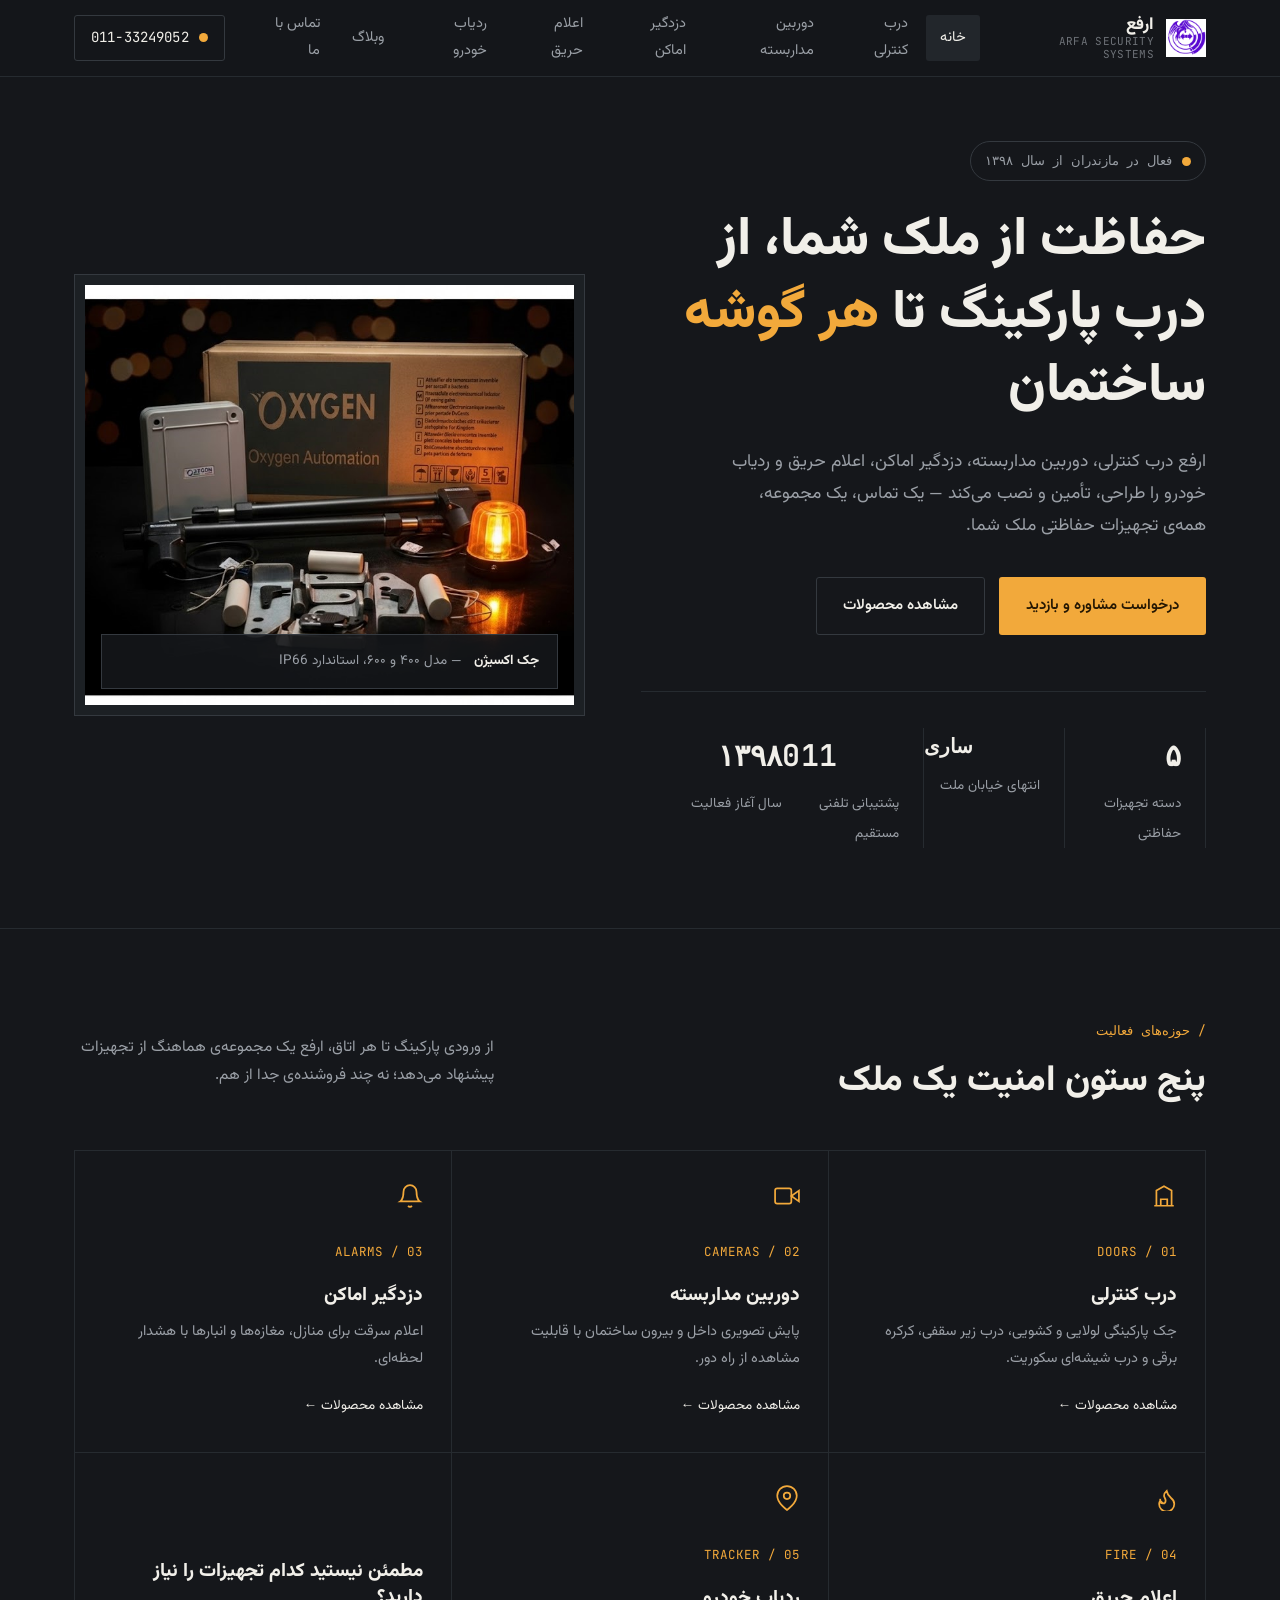
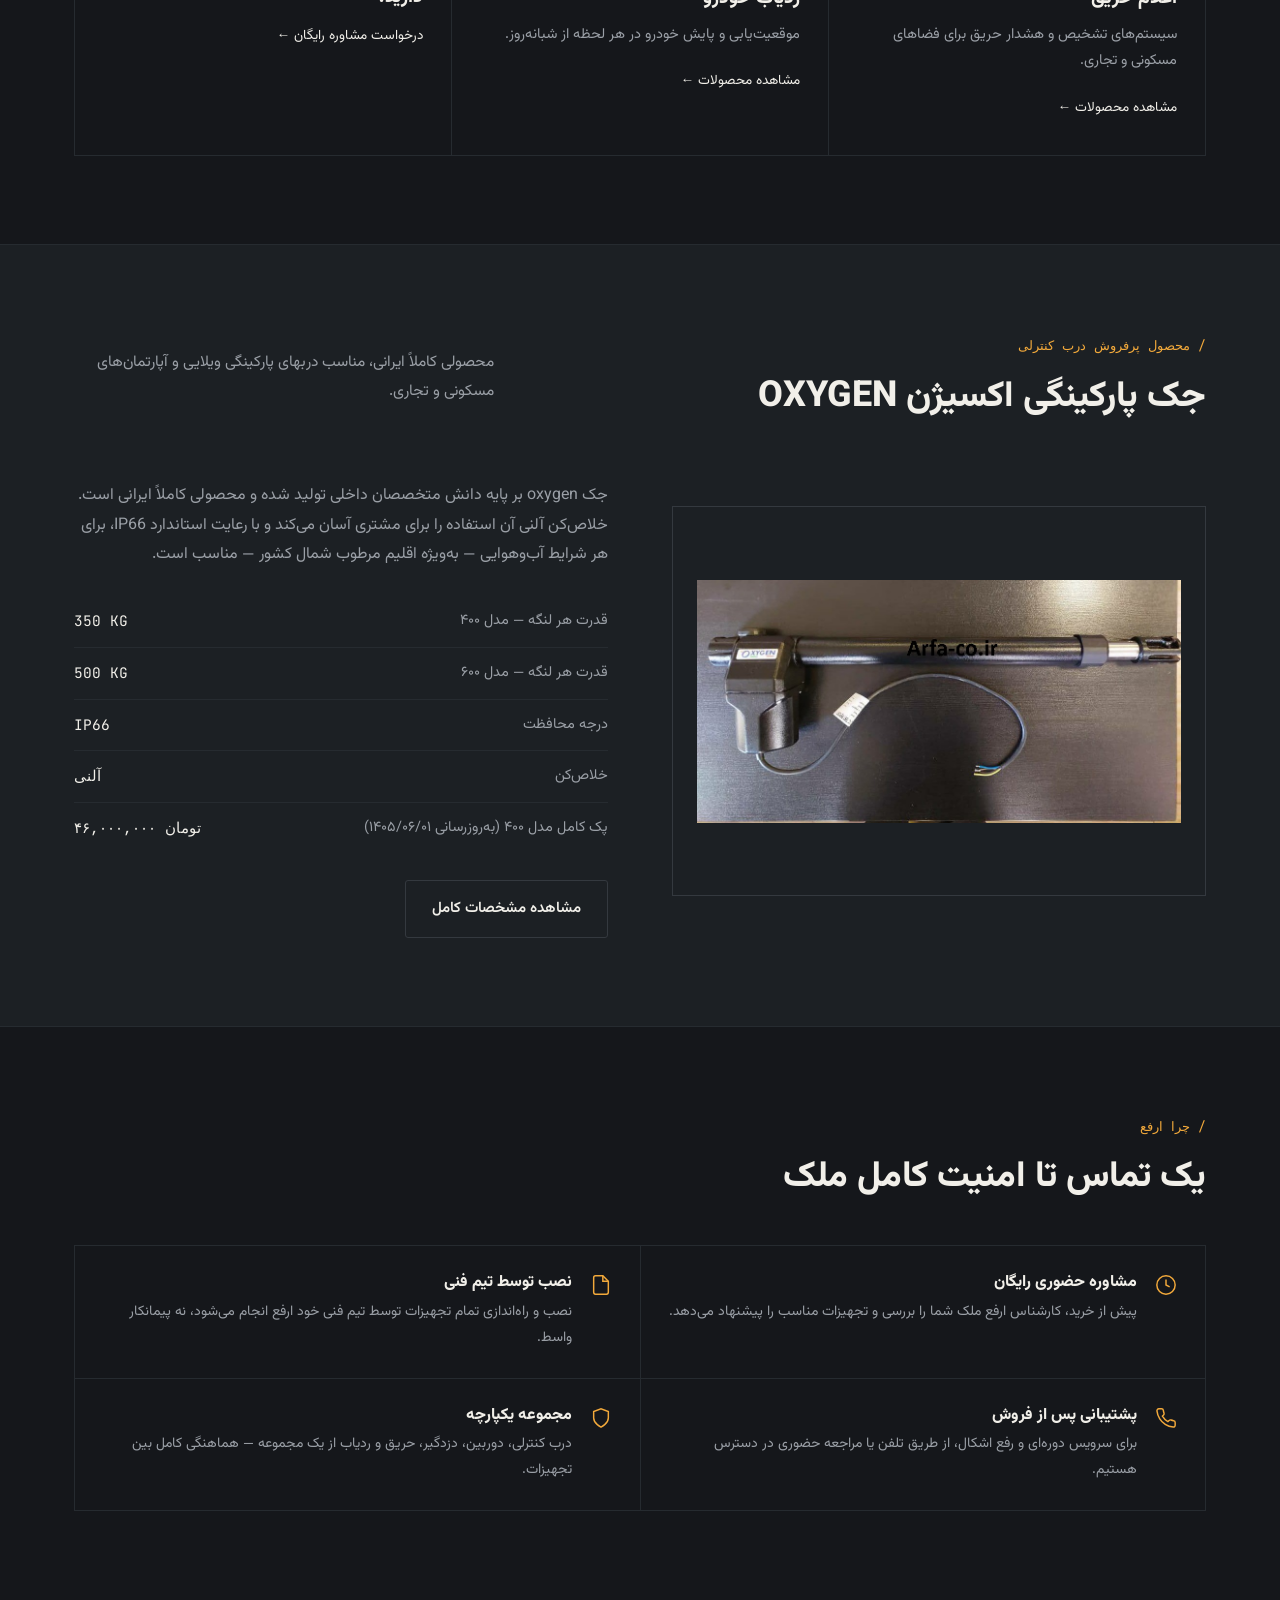
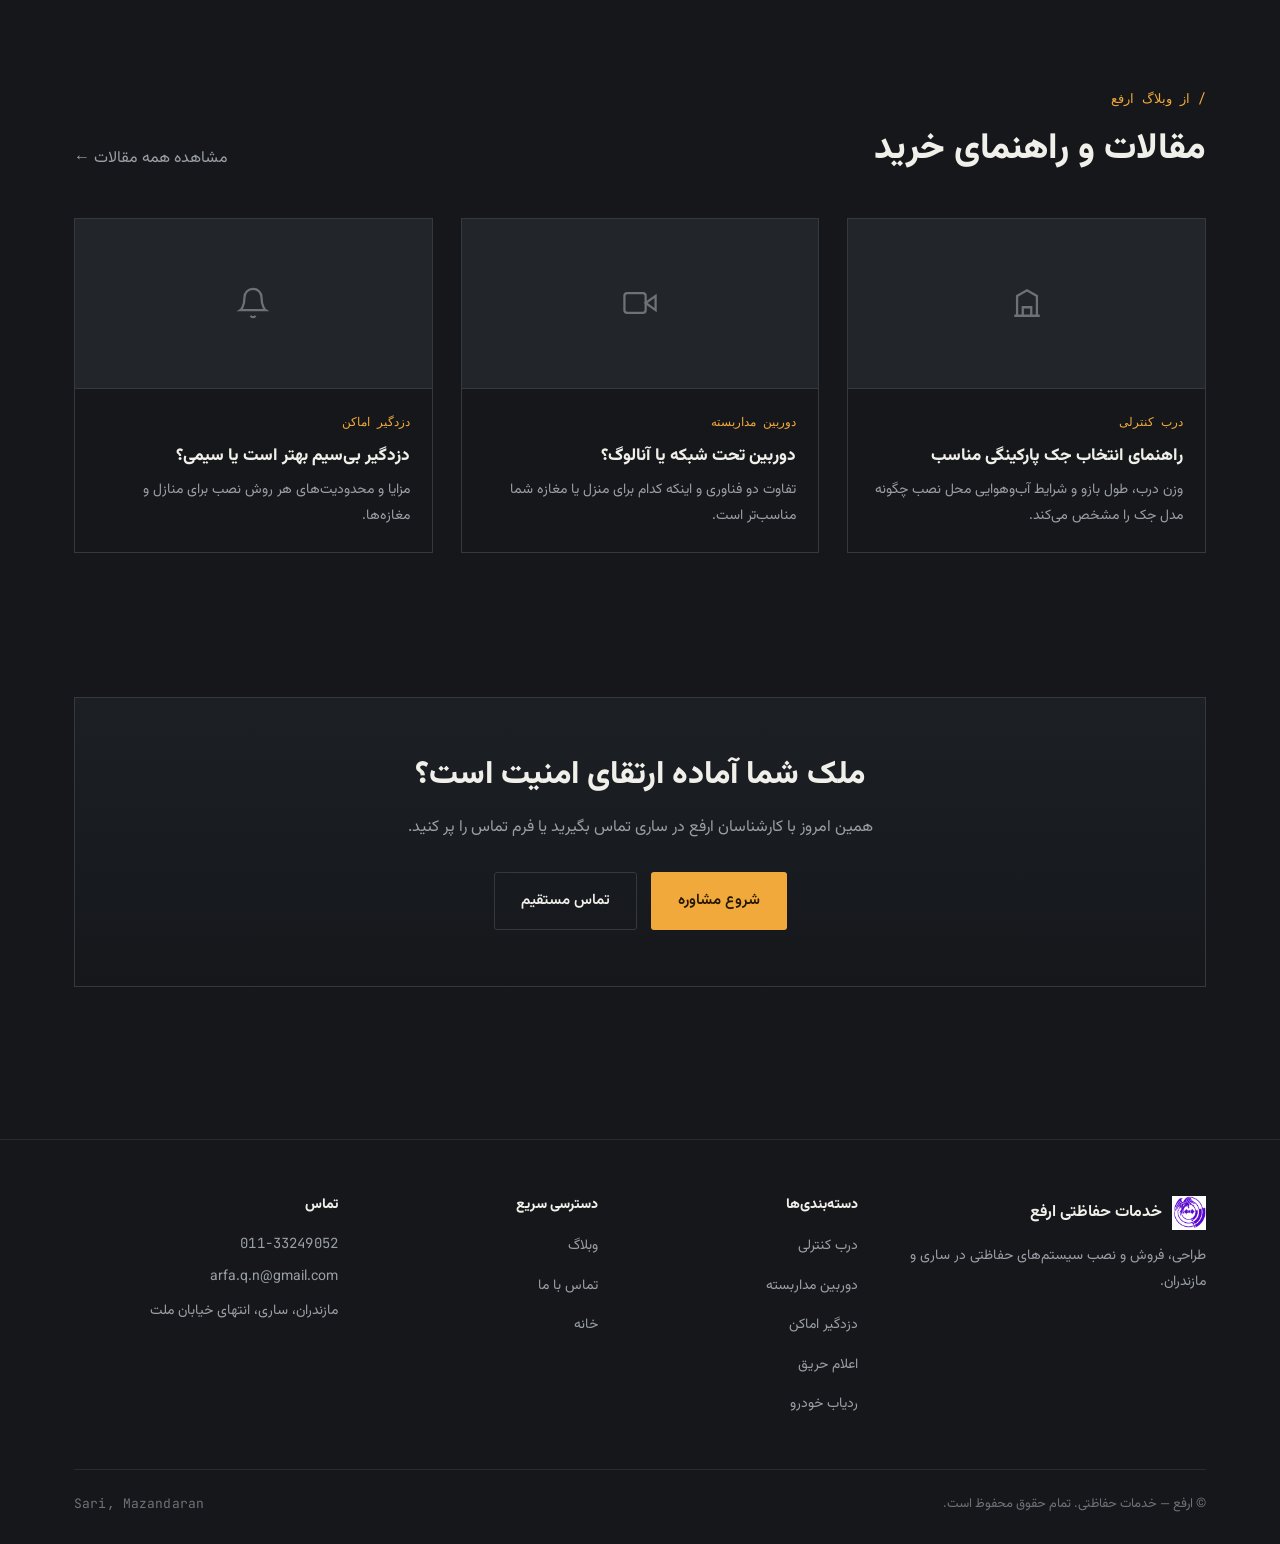
<file: index.html>
<!DOCTYPE html>
<html lang="fa" dir="rtl">
<head>
<meta charset="UTF-8">
<meta name="viewport" content="width=device-width, initial-scale=1.0">
<title>خدمات حفاظتی ارفع | درب کنترلی، دوربین مداربسته و سیستم‌های امنیتی در ساری</title>
<meta name="description" content="خدمات حفاظتی ارفع در ساری، مازندران؛ فروش و نصب جک پارکینگی، کرکره برقی، درب شیشه‌ای برقی، دوربین مداربسته، دزدگیر اماکن، اعلام حریق و ردیاب خودرو.">
<link rel="stylesheet" href="css/style.css">
</head>
<body>

<header class="site-header">
  <div class="wrap header-row">
    <a href="index.html" class="brand-lockup">
      <img src="images/logo.jpg" alt="نشان شرکت ارفع">
      <div class="brand-name"><strong>ارفع</strong><span>ARFA SECURITY SYSTEMS</span></div>
    </a>
    <nav class="main-nav">
      <a href="index.html" class="active">خانه</a>
      <a href="doors.html">درب کنترلی</a>
      <a href="cameras.html">دوربین مداربسته</a>
      <a href="alarms.html">دزدگیر اماکن</a>
      <a href="fire.html">اعلام حریق</a>
      <a href="tracker.html">ردیاب خودرو</a>
      <a href="blog.html">وبلاگ</a>
      <a href="contact.html">تماس با ما</a>
    </nav>
    <a href="tel:01133249052" class="header-cta"><span class="beacon"></span><span class="mono">011-33249052</span></a>
    <button class="nav-toggle" aria-label="باز کردن منو">
      <svg viewBox="0 0 24 24" fill="none" stroke="currentColor" stroke-width="1.8"><line x1="3" y1="6" x2="21" y2="6"/><line x1="3" y1="12" x2="21" y2="12"/><line x1="3" y1="18" x2="21" y2="18"/></svg>
    </button>
  </div>
</header>

<div class="mobile-nav">
  <div class="top">
    <img src="images/logo.jpg" alt="ارفع" style="height:36px;width:36px;">
    <button class="close-btn" aria-label="بستن منو"><svg viewBox="0 0 24 24" fill="none" stroke="currentColor" stroke-width="1.8"><line x1="6" y1="6" x2="18" y2="18"/><line x1="6" y1="18" x2="18" y2="6"/></svg></button>
  </div>
  <a href="index.html">خانه</a>
  <a href="doors.html">درب کنترلی</a>
  <a href="cameras.html">دوربین مداربسته</a>
  <a href="alarms.html">دزدگیر اماکن</a>
  <a href="fire.html">اعلام حریق</a>
  <a href="tracker.html">ردیاب خودرو</a>
  <a href="blog.html">وبلاگ</a>
  <a href="contact.html">تماس با ما</a>
</div>

<main>

  <section class="hero">
    <div class="wrap hero-grid">
      <div>
        <div class="hero-eyebrow"><span class="beacon"></span> فعال در مازندران از سال ۱۳۹۸</div>
        <h1>حفاظت از ملک شما، از درب پارکینگ تا <em>هر گوشه</em> ساختمان</h1>
        <p class="hero-lead">ارفع درب کنترلی، دوربین مداربسته، دزدگیر اماکن، اعلام حریق و ردیاب خودرو را طراحی، تأمین و نصب می‌کند — یک تماس، یک مجموعه، همه‌ی تجهیزات حفاظتی ملک شما.</p>
        <div class="hero-actions">
          <a href="contact.html" class="btn btn-signal">درخواست مشاوره و بازدید</a>
          <a href="doors.html" class="btn btn-outline">مشاهده محصولات</a>
        </div>

        <div class="stat-strip">
          <div class="stat"><b>۵</b><span>دسته تجهیزات حفاظتی</span></div>
          <div class="stat"><b class="mono" style="font-size:20px;">ساری</b><span>انتهای خیابان ملت</span></div>
          <div class="stat"><b class="mono">011</b><span>پشتیبانی تلفنی مستقیم</span></div>
          <div class="stat"><b>۱۳۹۸</b><span>سال آغاز فعالیت</span></div>
        </div>
      </div>

      <div class="hero-visual">
        <div class="frame">
          <img src="images/oxygen-pack.jpg" alt="پک کامل جک پارکینگی اکسیژن ارفع">
          <div class="tag"><strong>جک اکسیژن</strong> — مدل ۴۰۰ و ۶۰۰، استاندارد IP66</div>
        </div>
      </div>
    </div>
  </section>

  <section class="section">
    <div class="wrap">
      <div class="section-head">
        <div>
          <div class="section-index">/ حوزه‌های فعالیت</div>
          <h2>پنج ستون امنیت یک ملک</h2>
        </div>
        <p class="section-desc">از ورودی پارکینگ تا هر اتاق، ارفع یک مجموعه‌ی هماهنگ از تجهیزات پیشنهاد می‌دهد؛ نه چند فروشنده‌ی جدا از هم.</p>
      </div>

      <div class="catalog-grid">
        <a href="doors.html" class="catalog-card">
          <svg viewBox="0 0 24 24" fill="none" stroke="currentColor" stroke-width="1.6"><path d="M3 21h18M5 21V7l7-4 7 4v14M9 21v-6h6v6"/></svg>
          <span class="code">01 / DOORS</span>
          <h3>درب کنترلی</h3>
          <p>جک پارکینگی لولایی و کشویی، درب زیر سقفی، کرکره برقی و درب شیشه‌ای سکوریت.</p>
          <span class="more">مشاهده محصولات ←</span>
        </a>
        <a href="cameras.html" class="catalog-card">
          <svg viewBox="0 0 24 24" fill="none" stroke="currentColor" stroke-width="1.6"><path d="M23 7l-7 5 7 5V7z"/><rect x="1" y="5" width="15" height="14" rx="2"/></svg>
          <span class="code">02 / CAMERAS</span>
          <h3>دوربین مداربسته</h3>
          <p>پایش تصویری داخل و بیرون ساختمان با قابلیت مشاهده از راه دور.</p>
          <span class="more">مشاهده محصولات ←</span>
        </a>
        <a href="alarms.html" class="catalog-card">
          <svg viewBox="0 0 24 24" fill="none" stroke="currentColor" stroke-width="1.6"><path d="M18 8a6 6 0 00-12 0c0 7-3 9-3 9h18s-3-2-3-9"/><path d="M13.73 21a2 2 0 01-3.46 0"/></svg>
          <span class="code">03 / ALARMS</span>
          <h3>دزدگیر اماکن</h3>
          <p>اعلام سرقت برای منازل، مغازه‌ها و انبارها با هشدار لحظه‌ای.</p>
          <span class="more">مشاهده محصولات ←</span>
        </a>
        <a href="fire.html" class="catalog-card">
          <svg viewBox="0 0 24 24" fill="none" stroke="currentColor" stroke-width="1.6"><path d="M8.5 14.5A2.5 2.5 0 0011 17a2.5 2.5 0 002.5-2.5c0-1.38-.5-2-1-3-1.072-2.143-.224-4.054 2-6 .5 2.5 2 4.9 4 6.5 2 1.6 3 3.5 3 5.5a7 7 0 11-14 0c0-1.153.433-2.294 1-3a2.5 2.5 0 002.5 2.5z"/></svg>
          <span class="code">04 / FIRE</span>
          <h3>اعلام حریق</h3>
          <p>سیستم‌های تشخیص و هشدار حریق برای فضاهای مسکونی و تجاری.</p>
          <span class="more">مشاهده محصولات ←</span>
        </a>
        <a href="tracker.html" class="catalog-card">
          <svg viewBox="0 0 24 24" fill="none" stroke="currentColor" stroke-width="1.6"><path d="M21 10c0 7-9 13-9 13s-9-6-9-13a9 9 0 0118 0z"/><circle cx="12" cy="10" r="3"/></svg>
          <span class="code">05 / TRACKER</span>
          <h3>ردیاب خودرو</h3>
          <p>موقعیت‌یابی و پایش خودرو در هر لحظه از شبانه‌روز.</p>
          <span class="more">مشاهده محصولات ←</span>
        </a>
        <a href="contact.html" class="catalog-card" style="display:flex;flex-direction:column;justify-content:center;">
          <h3 style="margin-bottom:14px;">مطمئن نیستید کدام تجهیزات را نیاز دارید؟</h3>
          <span class="more">درخواست مشاوره رایگان ←</span>
        </a>
      </div>
    </div>
  </section>

  <section class="section" style="background:var(--surface);border-top:1px solid var(--line-soft);border-bottom:1px solid var(--line-soft);">
    <div class="wrap">
      <div class="section-head">
        <div>
          <div class="section-index">/ محصول پرفروش درب کنترلی</div>
          <h2>جک پارکینگی اکسیژن OXYGEN</h2>
        </div>
        <p class="section-desc">محصولی کاملاً ایرانی، مناسب دربهای پارکینگی ویلایی و آپارتمان‌های مسکونی و تجاری.</p>
      </div>

      <div class="feature-product">
        <div class="media">
          <img src="images/oxygen-closeup.jpg" alt="نمای نزدیک جک پارکینگی اکسیژن ارفع">
        </div>
        <div>
          <p class="desc" style="color:var(--text-muted);margin-bottom:20px;">جک oxygen بر پایه دانش متخصصان داخلی تولید شده و محصولی کاملاً ایرانی است. خلاص‌کن آلنی آن استفاده را برای مشتری آسان می‌کند و با رعایت استاندارد IP66، برای هر شرایط آب‌وهوایی — به‌ویژه اقلیم مرطوب شمال کشور — مناسب است.</p>
          <table class="spec-table">
            <tr><td>قدرت هر لنگه — مدل ۴۰۰</td><td>350 KG</td></tr>
            <tr><td>قدرت هر لنگه — مدل ۶۰۰</td><td>500 KG</td></tr>
            <tr><td>درجه محافظت</td><td>IP66</td></tr>
            <tr><td>خلاص‌کن</td><td>آلنی</td></tr>
            <tr><td>پک کامل مدل ۴۰۰ (به‌روزرسانی ۱۴۰۵/۰۶/۰۱)</td><td>۴۶,۰۰۰,۰۰۰ تومان</td></tr>
          </table>
          <a href="doors.html#jack-hinge" class="btn btn-outline">مشاهده مشخصات کامل</a>
        </div>
      </div>
    </div>
  </section>

  <section class="section">
    <div class="wrap">
      <div class="section-head">
        <div>
          <div class="section-index">/ چرا ارفع</div>
          <h2>یک تماس تا امنیت کامل ملک</h2>
        </div>
      </div>

      <div class="reason-list">
        <div class="reason-item">
          <svg viewBox="0 0 24 24" fill="none" stroke="currentColor" stroke-width="1.6"><circle cx="12" cy="12" r="10"/><path d="M12 6v6l4 2"/></svg>
          <div>
            <h4>مشاوره حضوری رایگان</h4>
            <p>پیش از خرید، کارشناس ارفع ملک شما را بررسی و تجهیزات مناسب را پیشنهاد می‌دهد.</p>
          </div>
        </div>
        <div class="reason-item">
          <svg viewBox="0 0 24 24" fill="none" stroke="currentColor" stroke-width="1.6"><path d="M14 2H6a2 2 0 00-2 2v16a2 2 0 002 2h12a2 2 0 002-2V8z"/><path d="M14 2v6h6"/></svg>
          <div>
            <h4>نصب توسط تیم فنی</h4>
            <p>نصب و راه‌اندازی تمام تجهیزات توسط تیم فنی خود ارفع انجام می‌شود، نه پیمانکار واسط.</p>
          </div>
        </div>
        <div class="reason-item">
          <svg viewBox="0 0 24 24" fill="none" stroke="currentColor" stroke-width="1.6"><path d="M22 16.92v3a2 2 0 01-2.18 2 19.79 19.79 0 01-8.63-3.07 19.5 19.5 0 01-6-6 19.79 19.79 0 01-3.07-8.67A2 2 0 014.11 2h3a2 2 0 012 1.72c.127.96.361 1.903.7 2.81a2 2 0 01-.45 2.11L8.09 9.91a16 16 0 006 6l1.27-1.27a2 2 0 012.11-.45c.907.339 1.85.573 2.81.7A2 2 0 0122 16.92z"/></svg>
          <div>
            <h4>پشتیبانی پس از فروش</h4>
            <p>برای سرویس دوره‌ای و رفع اشکال، از طریق تلفن یا مراجعه حضوری در دسترس هستیم.</p>
          </div>
        </div>
        <div class="reason-item">
          <svg viewBox="0 0 24 24" fill="none" stroke="currentColor" stroke-width="1.6"><path d="M12 22s8-4 8-10V5l-8-3-8 3v7c0 6 8 10 8 10z"/></svg>
          <div>
            <h4>مجموعه یکپارچه</h4>
            <p>درب کنترلی، دوربین، دزدگیر، حریق و ردیاب از یک مجموعه — هماهنگی کامل بین تجهیزات.</p>
          </div>
        </div>
      </div>
    </div>
  </section>

  <section class="section">
    <div class="wrap">
      <div class="section-head">
        <div>
          <div class="section-index">/ از وبلاگ ارفع</div>
          <h2>مقالات و راهنمای خرید</h2>
        </div>
        <a href="blog.html" class="more" style="color:var(--text-muted);">مشاهده همه مقالات ←</a>
      </div>

      <div class="post-grid">
        <a href="blog.html" class="post-card">
          <div class="thumb"><svg viewBox="0 0 24 24" fill="none" stroke="currentColor" stroke-width="1.6"><path d="M3 21h18M5 21V7l7-4 7 4v14M9 21v-6h6v6"/></svg></div>
          <div class="body">
            <div class="meta">درب کنترلی</div>
            <h3>راهنمای انتخاب جک پارکینگی مناسب</h3>
            <p>وزن درب، طول بازو و شرایط آب‌وهوایی محل نصب چگونه مدل جک را مشخص می‌کند.</p>
          </div>
        </a>
        <a href="blog.html" class="post-card">
          <div class="thumb"><svg viewBox="0 0 24 24" fill="none" stroke="currentColor" stroke-width="1.6"><path d="M23 7l-7 5 7 5V7z"/><rect x="1" y="5" width="15" height="14" rx="2"/></svg></div>
          <div class="body">
            <div class="meta">دوربین مداربسته</div>
            <h3>دوربین تحت شبکه یا آنالوگ؟</h3>
            <p>تفاوت دو فناوری و اینکه کدام برای منزل یا مغازه شما مناسب‌تر است.</p>
          </div>
        </a>
        <a href="blog.html" class="post-card">
          <div class="thumb"><svg viewBox="0 0 24 24" fill="none" stroke="currentColor" stroke-width="1.6"><path d="M18 8a6 6 0 00-12 0c0 7-3 9-3 9h18s-3-2-3-9"/><path d="M13.73 21a2 2 0 01-3.46 0"/></svg></div>
          <div class="body">
            <div class="meta">دزدگیر اماکن</div>
            <h3>دزدگیر بی‌سیم بهتر است یا سیمی؟</h3>
            <p>مزایا و محدودیت‌های هر روش نصب برای منازل و مغازه‌ها.</p>
          </div>
        </a>
      </div>
    </div>
  </section>

  <section class="section-tight">
    <div class="wrap">
      <div class="cta-band">
        <h2>ملک شما آماده ارتقای امنیت است؟</h2>
        <p>همین امروز با کارشناسان ارفع در ساری تماس بگیرید یا فرم تماس را پر کنید.</p>
        <div class="cta-actions">
          <a href="contact.html" class="btn btn-signal">شروع مشاوره</a>
          <a href="tel:01133249052" class="btn btn-outline">تماس مستقیم</a>
        </div>
      </div>
    </div>
  </section>

</main>

<footer class="site-footer">
  <div class="wrap">
    <div class="footer-grid">
      <div class="footer-col">
        <div class="footer-brand"><img src="images/logo.jpg" alt="ارفع"><strong>خدمات حفاظتی ارفع</strong></div>
        <p>طراحی، فروش و نصب سیستم‌های حفاظتی در ساری و مازندران.</p>
      </div>
      <div class="footer-col">
        <h4>دسته‌بندی‌ها</h4>
        <ul>
          <li><a href="doors.html">درب کنترلی</a></li>
          <li><a href="cameras.html">دوربین مداربسته</a></li>
          <li><a href="alarms.html">دزدگیر اماکن</a></li>
          <li><a href="fire.html">اعلام حریق</a></li>
          <li><a href="tracker.html">ردیاب خودرو</a></li>
        </ul>
      </div>
      <div class="footer-col">
        <h4>دسترسی سریع</h4>
        <ul>
          <li><a href="blog.html">وبلاگ</a></li>
          <li><a href="contact.html">تماس با ما</a></li>
          <li><a href="index.html">خانه</a></li>
        </ul>
      </div>
      <div class="footer-col">
        <h4>تماس</h4>
        <p class="mono" style="direction:ltr;text-align:right;">011-33249052</p>
        <p>arfa.q.n@gmail.com</p>
        <p>مازندران، ساری، انتهای خیابان ملت</p>
      </div>
    </div>
    <div class="footer-bottom">
      <span>© ارفع — خدمات حفاظتی. تمام حقوق محفوظ است.</span>
      <span class="mono">Sari, Mazandaran</span>
    </div>
  </div>
</footer>

<script src="js/main.js"></script>
</body>
</html>
</file>
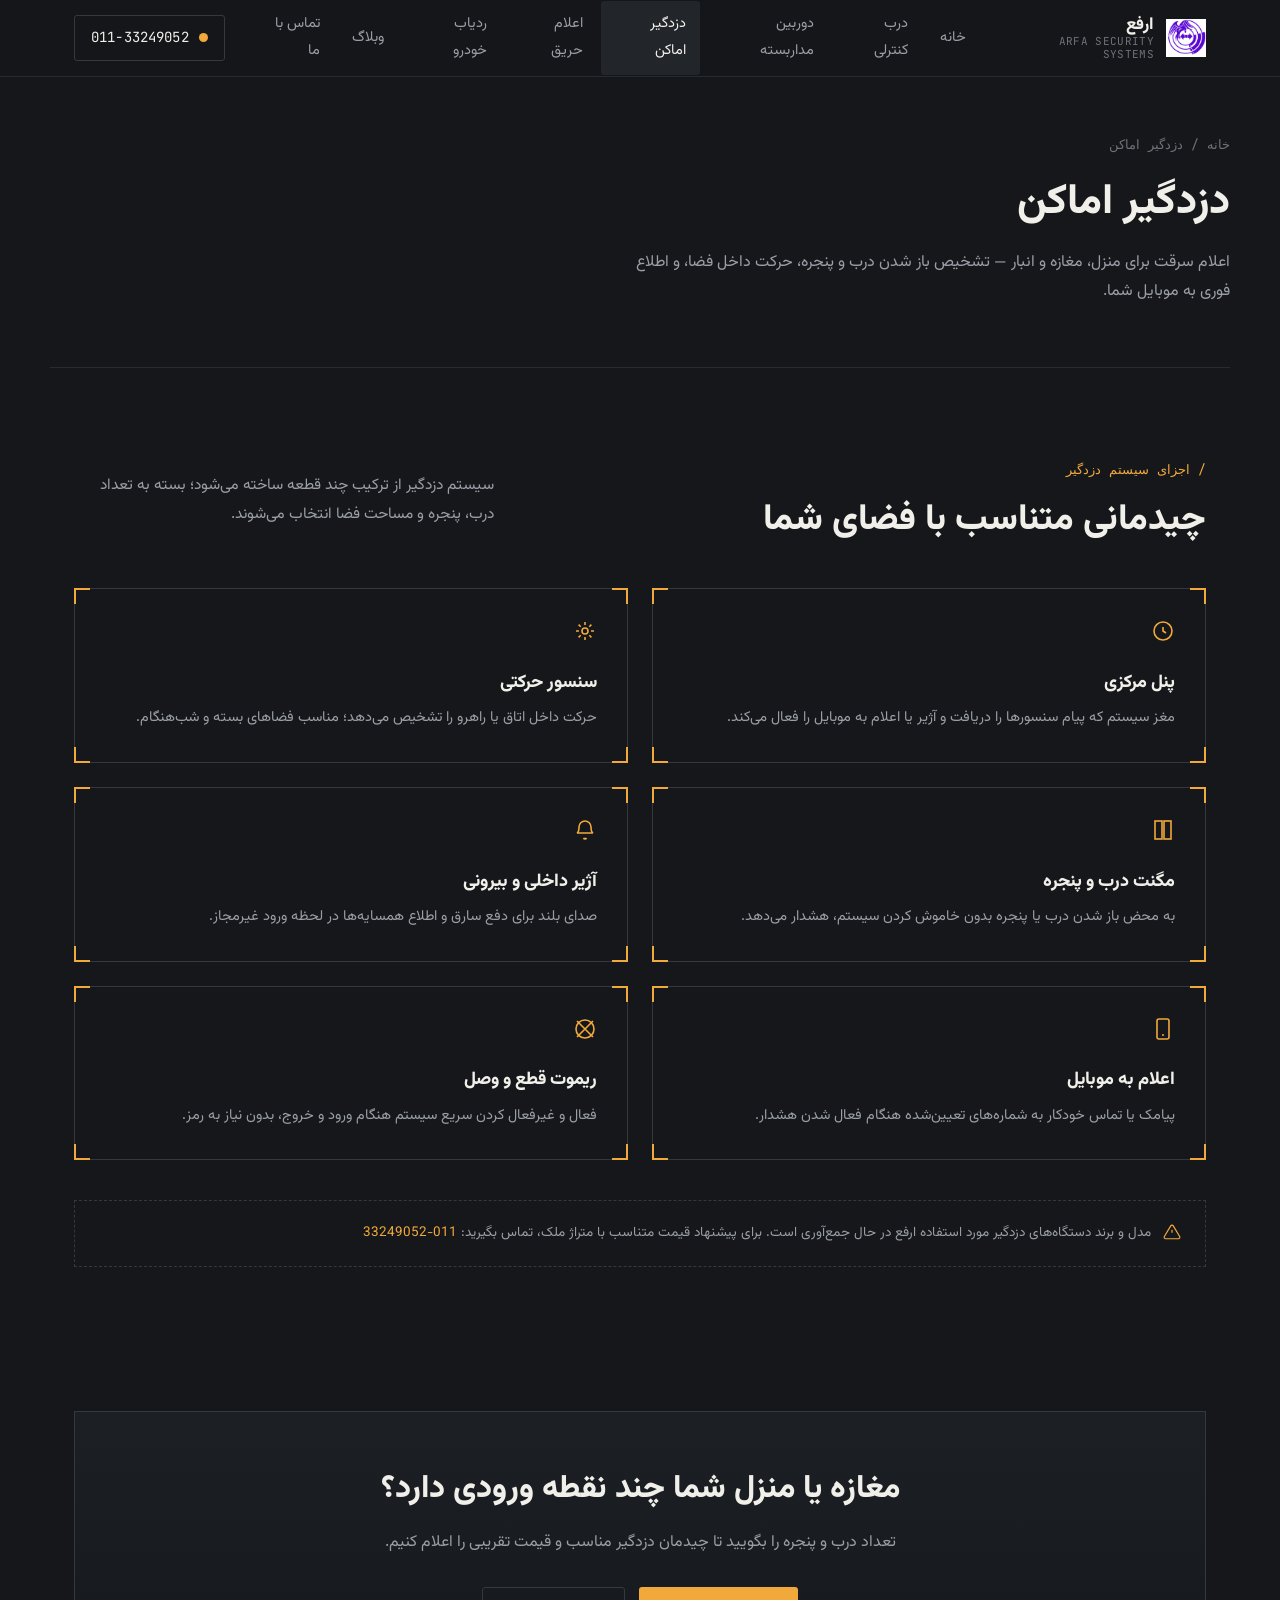
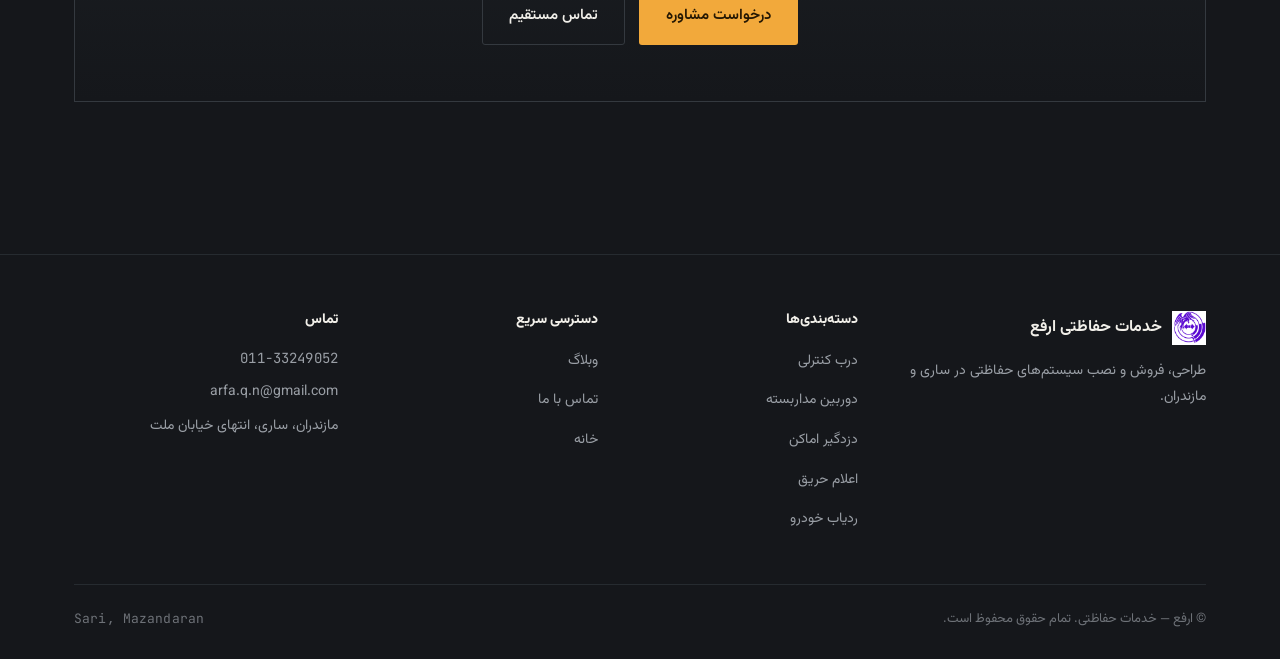
<file: alarms.html>
<!DOCTYPE html>
<html lang="fa" dir="rtl">
<head>
<meta charset="UTF-8">
<meta name="viewport" content="width=device-width, initial-scale=1.0">
<title>دزدگیر اماکن | ارفع — ساری</title>
<meta name="description" content="دزدگیر سیم‌دار و بی‌سیم برای منازل و مغازه‌ها، با سنسور حرکتی، مگنت درب و اعلام به موبایل — فروش و نصب در ساری.">
<link rel="stylesheet" href="css/style.css">
</head>
<body>

<header class="site-header">
  <div class="wrap header-row">
    <a href="index.html" class="brand-lockup">
      <img src="images/logo.jpg" alt="نشان شرکت ارفع">
      <div class="brand-name"><strong>ارفع</strong><span>ARFA SECURITY SYSTEMS</span></div>
    </a>
    <nav class="main-nav">
      <a href="index.html">خانه</a>
      <a href="doors.html">درب کنترلی</a>
      <a href="cameras.html">دوربین مداربسته</a>
      <a href="alarms.html" class="active">دزدگیر اماکن</a>
      <a href="fire.html">اعلام حریق</a>
      <a href="tracker.html">ردیاب خودرو</a>
      <a href="blog.html">وبلاگ</a>
      <a href="contact.html">تماس با ما</a>
    </nav>
    <a href="tel:01133249052" class="header-cta"><span class="beacon"></span><span class="mono">011-33249052</span></a>
    <button class="nav-toggle" aria-label="باز کردن منو"><svg viewBox="0 0 24 24" fill="none" stroke="currentColor" stroke-width="1.8"><line x1="3" y1="6" x2="21" y2="6"/><line x1="3" y1="12" x2="21" y2="12"/><line x1="3" y1="18" x2="21" y2="18"/></svg></button>
  </div>
</header>

<div class="mobile-nav">
  <div class="top">
    <img src="images/logo.jpg" alt="ارفع" style="height:36px;width:36px;">
    <button class="close-btn" aria-label="بستن منو"><svg viewBox="0 0 24 24" fill="none" stroke="currentColor" stroke-width="1.8"><line x1="6" y1="6" x2="18" y2="18"/><line x1="6" y1="18" x2="18" y2="6"/></svg></button>
  </div>
  <a href="index.html">خانه</a>
  <a href="doors.html">درب کنترلی</a>
  <a href="cameras.html">دوربین مداربسته</a>
  <a href="alarms.html">دزدگیر اماکن</a>
  <a href="fire.html">اعلام حریق</a>
  <a href="tracker.html">ردیاب خودرو</a>
  <a href="blog.html">وبلاگ</a>
  <a href="contact.html">تماس با ما</a>
</div>

<main>
  <div class="page-head wrap">
    <div class="breadcrumb"><a href="index.html">خانه</a> / دزدگیر اماکن</div>
    <h1>دزدگیر اماکن</h1>
    <p>اعلام سرقت برای منزل، مغازه و انبار — تشخیص باز شدن درب و پنجره، حرکت داخل فضا، و اطلاع فوری به موبایل شما.</p>
  </div>

  <section class="section">
    <div class="wrap">
      <div class="section-head">
        <div><div class="section-index">/ اجزای سیستم دزدگیر</div><h2>چیدمانی متناسب با فضای شما</h2></div>
        <p class="section-desc">سیستم دزدگیر از ترکیب چند قطعه ساخته می‌شود؛ بسته به تعداد درب، پنجره و مساحت فضا انتخاب می‌شوند.</p>
      </div>
      <div class="simple-grid">
        <div class="simple-card bracket">
          <span class="corner tl"></span><span class="corner tr"></span><span class="corner bl"></span><span class="corner br"></span>
          <svg viewBox="0 0 24 24" fill="none" stroke="currentColor" stroke-width="1.6"><path d="M3 12a9 9 0 1018 0 9 9 0 00-18 0z"/><path d="M12 8v4l3 2"/></svg>
          <h3>پنل مرکزی</h3>
          <p>مغز سیستم که پیام سنسورها را دریافت و آژیر یا اعلام به موبایل را فعال می‌کند.</p>
        </div>
        <div class="simple-card bracket">
          <span class="corner tl"></span><span class="corner tr"></span><span class="corner bl"></span><span class="corner br"></span>
          <svg viewBox="0 0 24 24" fill="none" stroke="currentColor" stroke-width="1.6"><circle cx="12" cy="12" r="3"/><path d="M12 3v3M12 18v3M3 12h3M18 12h3M5.6 5.6l2.1 2.1M16.3 16.3l2.1 2.1M18.4 5.6l-2.1 2.1M7.7 16.3l-2.1 2.1"/></svg>
          <h3>سنسور حرکتی</h3>
          <p>حرکت داخل اتاق یا راهرو را تشخیص می‌دهد؛ مناسب فضاهای بسته و شب‌هنگام.</p>
        </div>
        <div class="simple-card bracket">
          <span class="corner tl"></span><span class="corner tr"></span><span class="corner bl"></span><span class="corner br"></span>
          <svg viewBox="0 0 24 24" fill="none" stroke="currentColor" stroke-width="1.6"><rect x="4" y="3" width="7" height="18"/><rect x="13" y="3" width="7" height="18"/></svg>
          <h3>مگنت درب و پنجره</h3>
          <p>به محض باز شدن درب یا پنجره بدون خاموش کردن سیستم، هشدار می‌دهد.</p>
        </div>
        <div class="simple-card bracket">
          <span class="corner tl"></span><span class="corner tr"></span><span class="corner bl"></span><span class="corner br"></span>
          <svg viewBox="0 0 24 24" fill="none" stroke="currentColor" stroke-width="1.6"><path d="M18 9a6 6 0 10-12 0c0 5-2 6-2 6h16s-2-1-2-6z"/><path d="M10.5 20a1.7 1.7 0 003 0"/></svg>
          <h3>آژیر داخلی و بیرونی</h3>
          <p>صدای بلند برای دفع سارق و اطلاع همسایه‌ها در لحظه ورود غیرمجاز.</p>
        </div>
        <div class="simple-card bracket">
          <span class="corner tl"></span><span class="corner tr"></span><span class="corner bl"></span><span class="corner br"></span>
          <svg viewBox="0 0 24 24" fill="none" stroke="currentColor" stroke-width="1.6"><rect x="6" y="2" width="12" height="20" rx="2"/><path d="M11 18h2"/></svg>
          <h3>اعلام به موبایل</h3>
          <p>پیامک یا تماس خودکار به شماره‌های تعیین‌شده هنگام فعال شدن هشدار.</p>
        </div>
        <div class="simple-card bracket">
          <span class="corner tl"></span><span class="corner tr"></span><span class="corner bl"></span><span class="corner br"></span>
          <svg viewBox="0 0 24 24" fill="none" stroke="currentColor" stroke-width="1.6"><path d="M4 4l16 16M4 20L20 4"/><circle cx="12" cy="12" r="9"/></svg>
          <h3>ریموت قطع و وصل</h3>
          <p>فعال و غیرفعال کردن سریع سیستم هنگام ورود و خروج، بدون نیاز به رمز.</p>
        </div>
      </div>

      <div class="placeholder-note">
        <svg viewBox="0 0 24 24" fill="none" stroke="currentColor" stroke-width="1.6"><path d="M12 9v4M12 17h.01M10.3 3.86L1.8 18a2 2 0 001.7 3h17a2 2 0 001.7-3L13.7 3.86a2 2 0 00-3.4 0z"/></svg>
        <span>مدل و برند دستگاه‌های دزدگیر مورد استفاده ارفع در حال جمع‌آوری است. برای پیشنهاد قیمت متناسب با متراژ ملک، تماس بگیرید: <a href="tel:01133249052" style="color:var(--signal);">011-33249052</a></span>
      </div>
    </div>
  </section>

  <section class="section-tight">
    <div class="wrap">
      <div class="cta-band">
        <h2>مغازه یا منزل شما چند نقطه ورودی دارد؟</h2>
        <p>تعداد درب و پنجره را بگویید تا چیدمان دزدگیر مناسب و قیمت تقریبی را اعلام کنیم.</p>
        <div class="cta-actions">
          <a href="contact.html" class="btn btn-signal">درخواست مشاوره</a>
          <a href="tel:01133249052" class="btn btn-outline">تماس مستقیم</a>
        </div>
      </div>
    </div>
  </section>
</main>

<footer class="site-footer">
  <div class="wrap">
    <div class="footer-grid">
      <div class="footer-col">
        <div class="footer-brand"><img src="images/logo.jpg" alt="ارفع"><strong>خدمات حفاظتی ارفع</strong></div>
        <p>طراحی، فروش و نصب سیستم‌های حفاظتی در ساری و مازندران.</p>
      </div>
      <div class="footer-col">
        <h4>دسته‌بندی‌ها</h4>
        <ul>
          <li><a href="doors.html">درب کنترلی</a></li>
          <li><a href="cameras.html">دوربین مداربسته</a></li>
          <li><a href="alarms.html">دزدگیر اماکن</a></li>
          <li><a href="fire.html">اعلام حریق</a></li>
          <li><a href="tracker.html">ردیاب خودرو</a></li>
        </ul>
      </div>
      <div class="footer-col">
        <h4>دسترسی سریع</h4>
        <ul>
          <li><a href="blog.html">وبلاگ</a></li>
          <li><a href="contact.html">تماس با ما</a></li>
          <li><a href="index.html">خانه</a></li>
        </ul>
      </div>
      <div class="footer-col">
        <h4>تماس</h4>
        <p class="mono" style="direction:ltr;text-align:right;">011-33249052</p>
        <p>arfa.q.n@gmail.com</p>
        <p>مازندران، ساری، انتهای خیابان ملت</p>
      </div>
    </div>
    <div class="footer-bottom">
      <span>© ارفع — خدمات حفاظتی. تمام حقوق محفوظ است.</span>
      <span class="mono">Sari, Mazandaran</span>
    </div>
  </div>
</footer>

<script src="js/main.js"></script>
</body>
</html>
</file>
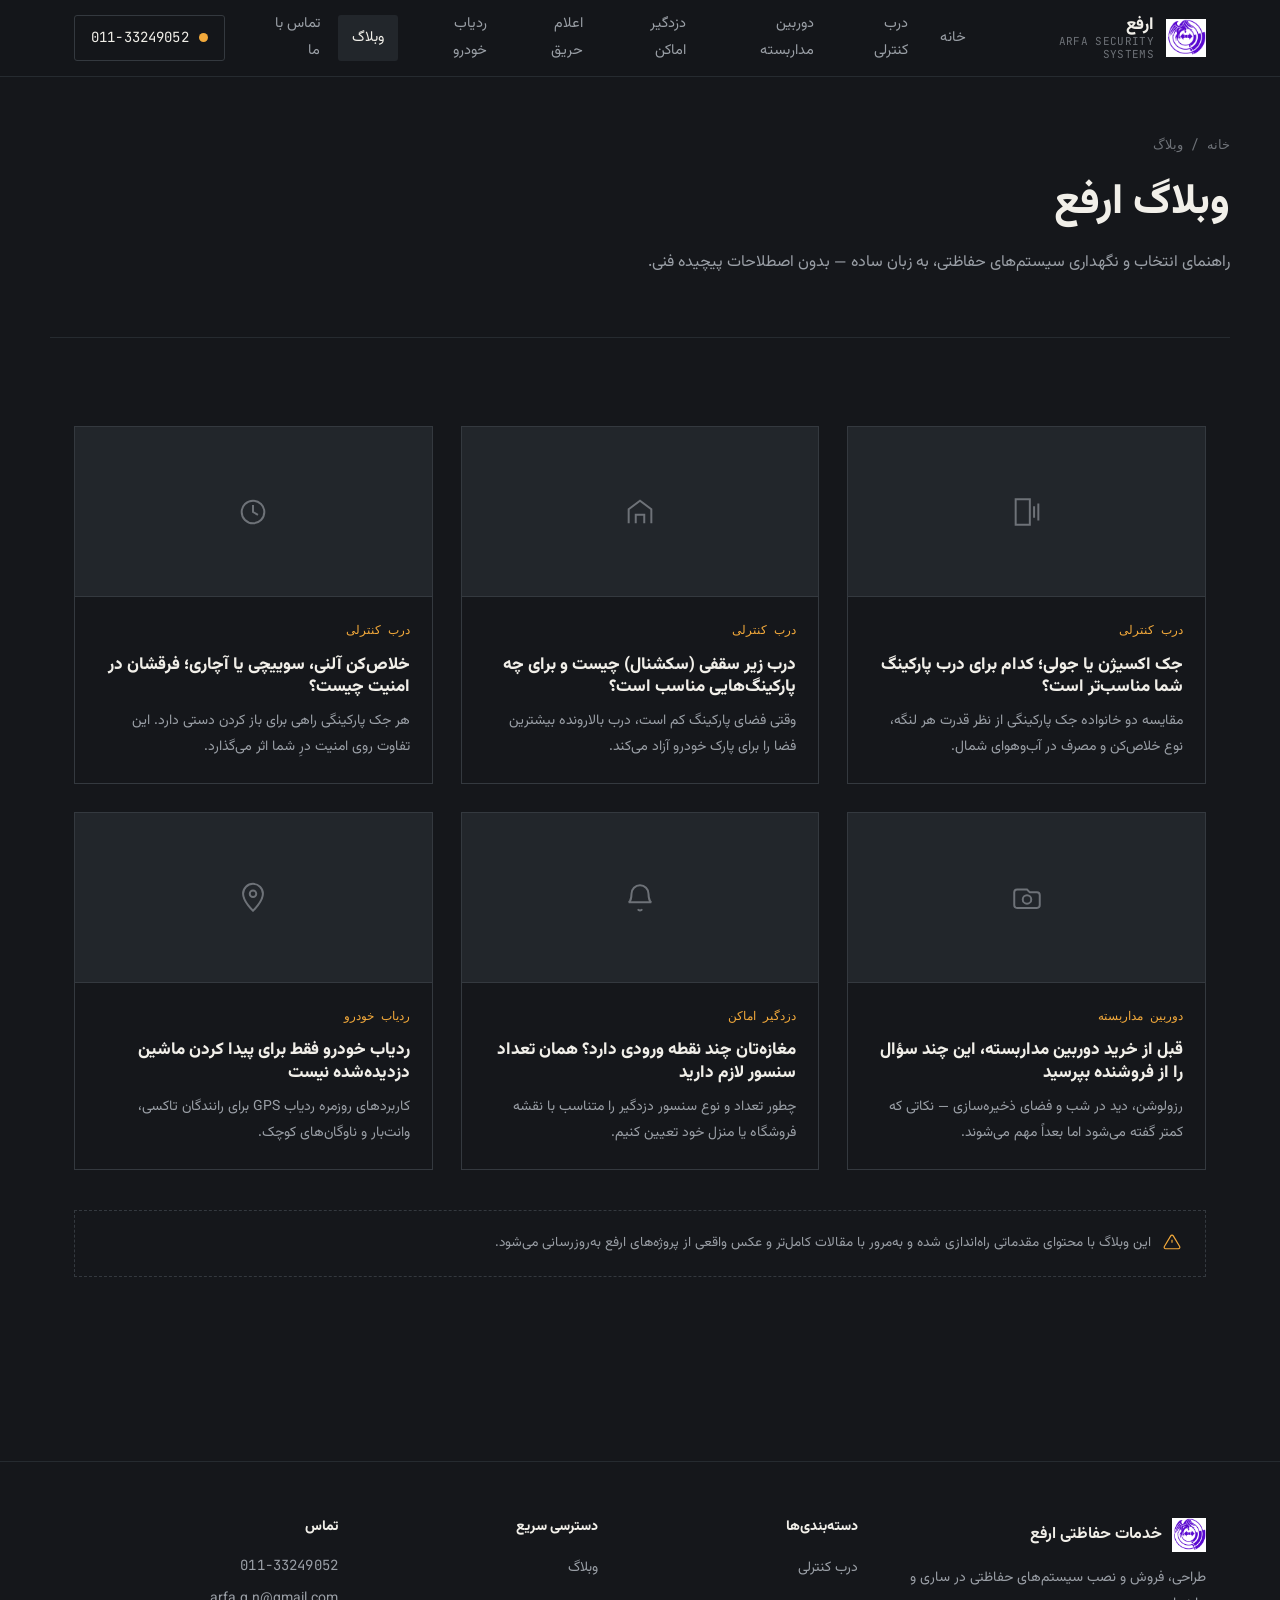
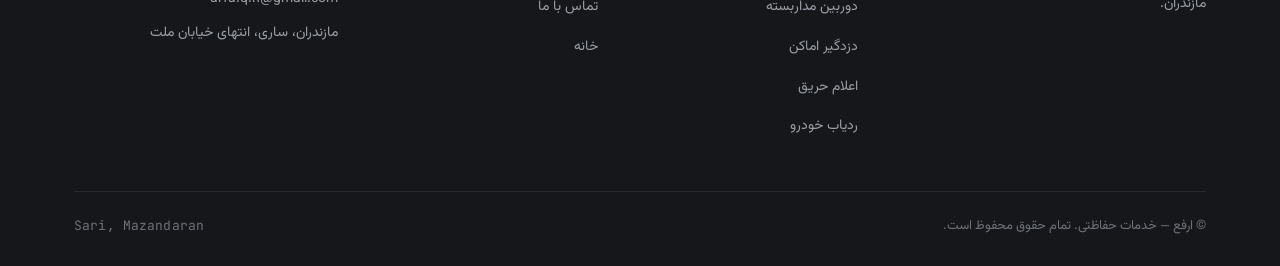
<file: blog.html>
<!DOCTYPE html>
<html lang="fa" dir="rtl">
<head>
<meta charset="UTF-8">
<meta name="viewport" content="width=device-width, initial-scale=1.0">
<title>وبلاگ | ارفع — راهنمای سیستم‌های حفاظتی</title>
<meta name="description" content="راهنمای انتخاب جک پارکینگی، درب زیر سقفی، دوربین مداربسته و دیگر سیستم‌های حفاظتی — از تیم ارفع.">
<link rel="stylesheet" href="css/style.css">
</head>
<body>

<header class="site-header">
  <div class="wrap header-row">
    <a href="index.html" class="brand-lockup">
      <img src="images/logo.jpg" alt="نشان شرکت ارفع">
      <div class="brand-name"><strong>ارفع</strong><span>ARFA SECURITY SYSTEMS</span></div>
    </a>
    <nav class="main-nav">
      <a href="index.html">خانه</a>
      <a href="doors.html">درب کنترلی</a>
      <a href="cameras.html">دوربین مداربسته</a>
      <a href="alarms.html">دزدگیر اماکن</a>
      <a href="fire.html">اعلام حریق</a>
      <a href="tracker.html">ردیاب خودرو</a>
      <a href="blog.html" class="active">وبلاگ</a>
      <a href="contact.html">تماس با ما</a>
    </nav>
    <a href="tel:01133249052" class="header-cta"><span class="beacon"></span><span class="mono">011-33249052</span></a>
    <button class="nav-toggle" aria-label="باز کردن منو"><svg viewBox="0 0 24 24" fill="none" stroke="currentColor" stroke-width="1.8"><line x1="3" y1="6" x2="21" y2="6"/><line x1="3" y1="12" x2="21" y2="12"/><line x1="3" y1="18" x2="21" y2="18"/></svg></button>
  </div>
</header>

<div class="mobile-nav">
  <div class="top">
    <img src="images/logo.jpg" alt="ارفع" style="height:36px;width:36px;">
    <button class="close-btn" aria-label="بستن منو"><svg viewBox="0 0 24 24" fill="none" stroke="currentColor" stroke-width="1.8"><line x1="6" y1="6" x2="18" y2="18"/><line x1="6" y1="18" x2="18" y2="6"/></svg></button>
  </div>
  <a href="index.html">خانه</a>
  <a href="doors.html">درب کنترلی</a>
  <a href="cameras.html">دوربین مداربسته</a>
  <a href="alarms.html">دزدگیر اماکن</a>
  <a href="fire.html">اعلام حریق</a>
  <a href="tracker.html">ردیاب خودرو</a>
  <a href="blog.html">وبلاگ</a>
  <a href="contact.html">تماس با ما</a>
</div>

<main>
  <div class="page-head wrap">
    <div class="breadcrumb"><a href="index.html">خانه</a> / وبلاگ</div>
    <h1>وبلاگ ارفع</h1>
    <p>راهنمای انتخاب و نگهداری سیستم‌های حفاظتی، به زبان ساده — بدون اصطلاحات پیچیده فنی.</p>
  </div>

  <section class="section">
    <div class="wrap">
      <div class="post-grid" style="grid-template-columns:repeat(3,1fr);">

        <a href="doors.html#jack-hinge" class="post-card">
          <div class="thumb"><svg viewBox="0 0 24 24" fill="none" stroke="currentColor" stroke-width="1.4"><rect x="4" y="3" width="10" height="18"/><path d="M17 8v8M20 6v12"/></svg></div>
          <div class="body">
            <div class="meta">درب کنترلی</div>
            <h3>جک اکسیژن یا جولی؛ کدام برای درب پارکینگ شما مناسب‌تر است؟</h3>
            <p>مقایسه دو خانواده جک پارکینگی از نظر قدرت هر لنگه، نوع خلاص‌کن و مصرف در آب‌وهوای شمال.</p>
          </div>
        </a>

        <a href="doors.html#sectional" class="post-card">
          <div class="thumb"><svg viewBox="0 0 24 24" fill="none" stroke="currentColor" stroke-width="1.4"><path d="M4 20V10l8-6 8 6v10"/><path d="M9 20v-6h6v6"/></svg></div>
          <div class="body">
            <div class="meta">درب کنترلی</div>
            <h3>درب زیر سقفی (سکشنال) چیست و برای چه پارکینگ‌هایی مناسب است؟</h3>
            <p>وقتی فضای پارکینگ کم است، درب بالارونده بیشترین فضا را برای پارک خودرو آزاد می‌کند.</p>
          </div>
        </a>

        <a href="doors.html#jack-hinge" class="post-card">
          <div class="thumb"><svg viewBox="0 0 24 24" fill="none" stroke="currentColor" stroke-width="1.4"><circle cx="12" cy="12" r="8"/><path d="M12 7v5l3.5 2"/></svg></div>
          <div class="body">
            <div class="meta">درب کنترلی</div>
            <h3>خلاص‌کن آلنی، سوییچی یا آچاری؛ فرقشان در امنیت چیست؟</h3>
            <p>هر جک پارکینگی راهی برای باز کردن دستی دارد. این تفاوت روی امنیت درِ شما اثر می‌گذارد.</p>
          </div>
        </a>

        <a href="cameras.html" class="post-card">
          <div class="thumb"><svg viewBox="0 0 24 24" fill="none" stroke="currentColor" stroke-width="1.4"><path d="M3 8a2 2 0 012-2h7l2 2h5a2 2 0 012 2v7a2 2 0 01-2 2H5a2 2 0 01-2-2V8z"/><circle cx="12" cy="13" r="3"/></svg></div>
          <div class="body">
            <div class="meta">دوربین مداربسته</div>
            <h3>قبل از خرید دوربین مداربسته، این چند سؤال را از فروشنده بپرسید</h3>
            <p>رزولوشن، دید در شب و فضای ذخیره‌سازی — نکاتی که کمتر گفته می‌شود اما بعداً مهم می‌شوند.</p>
          </div>
        </a>

        <a href="alarms.html" class="post-card">
          <div class="thumb"><svg viewBox="0 0 24 24" fill="none" stroke="currentColor" stroke-width="1.4"><path d="M18 9a6 6 0 10-12 0c0 5-2 6-2 6h16s-2-1-2-6z"/><path d="M10.5 20a1.7 1.7 0 003 0"/></svg></div>
          <div class="body">
            <div class="meta">دزدگیر اماکن</div>
            <h3>مغازه‌تان چند نقطه ورودی دارد؟ همان تعداد سنسور لازم دارید</h3>
            <p>چطور تعداد و نوع سنسور دزدگیر را متناسب با نقشه فروشگاه یا منزل خود تعیین کنیم.</p>
          </div>
        </a>

        <a href="tracker.html" class="post-card">
          <div class="thumb"><svg viewBox="0 0 24 24" fill="none" stroke="currentColor" stroke-width="1.4"><path d="M12 21s7-6.5 7-12a7 7 0 10-14 0c0 5.5 7 12 7 12z"/><circle cx="12" cy="9" r="2.3"/></svg></div>
          <div class="body">
            <div class="meta">ردیاب خودرو</div>
            <h3>ردیاب خودرو فقط برای پیدا کردن ماشین دزدیده‌شده نیست</h3>
            <p>کاربردهای روزمره ردیاب GPS برای رانندگان تاکسی، وانت‌بار و ناوگان‌های کوچک.</p>
          </div>
        </a>

      </div>

      <div class="placeholder-note">
        <svg viewBox="0 0 24 24" fill="none" stroke="currentColor" stroke-width="1.6"><path d="M12 9v4M12 17h.01M10.3 3.86L1.8 18a2 2 0 001.7 3h17a2 2 0 001.7-3L13.7 3.86a2 2 0 00-3.4 0z"/></svg>
        <span>این وبلاگ با محتوای مقدماتی راه‌اندازی شده و به‌مرور با مقالات کامل‌تر و عکس واقعی از پروژه‌های ارفع به‌روزرسانی می‌شود.</span>
      </div>
    </div>
  </section>
</main>

<footer class="site-footer">
  <div class="wrap">
    <div class="footer-grid">
      <div class="footer-col">
        <div class="footer-brand"><img src="images/logo.jpg" alt="ارفع"><strong>خدمات حفاظتی ارفع</strong></div>
        <p>طراحی، فروش و نصب سیستم‌های حفاظتی در ساری و مازندران.</p>
      </div>
      <div class="footer-col">
        <h4>دسته‌بندی‌ها</h4>
        <ul>
          <li><a href="doors.html">درب کنترلی</a></li>
          <li><a href="cameras.html">دوربین مداربسته</a></li>
          <li><a href="alarms.html">دزدگیر اماکن</a></li>
          <li><a href="fire.html">اعلام حریق</a></li>
          <li><a href="tracker.html">ردیاب خودرو</a></li>
        </ul>
      </div>
      <div class="footer-col">
        <h4>دسترسی سریع</h4>
        <ul>
          <li><a href="blog.html">وبلاگ</a></li>
          <li><a href="contact.html">تماس با ما</a></li>
          <li><a href="index.html">خانه</a></li>
        </ul>
      </div>
      <div class="footer-col">
        <h4>تماس</h4>
        <p class="mono" style="direction:ltr;text-align:right;">011-33249052</p>
        <p>arfa.q.n@gmail.com</p>
        <p>مازندران، ساری، انتهای خیابان ملت</p>
      </div>
    </div>
    <div class="footer-bottom">
      <span>© ارفع — خدمات حفاظتی. تمام حقوق محفوظ است.</span>
      <span class="mono">Sari, Mazandaran</span>
    </div>
  </div>
</footer>

<script src="js/main.js"></script>
</body>
</html>
</file>
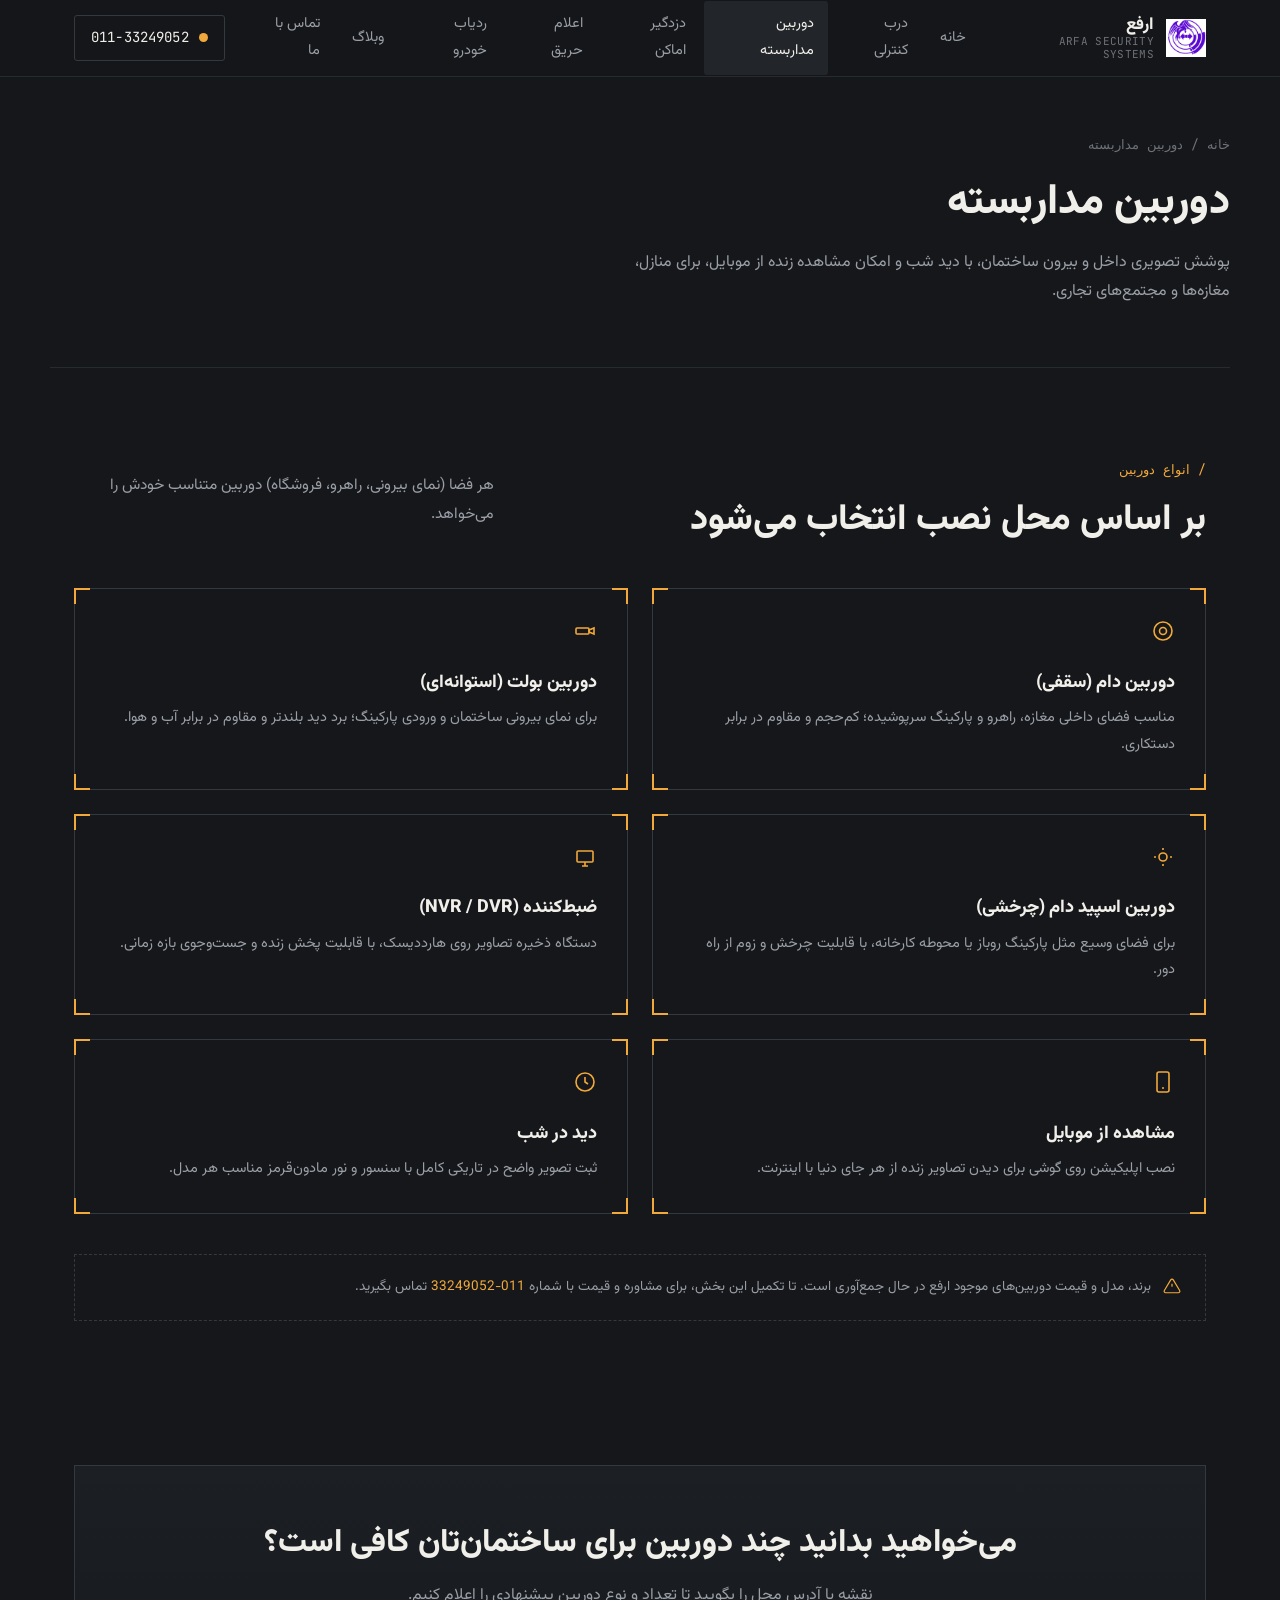
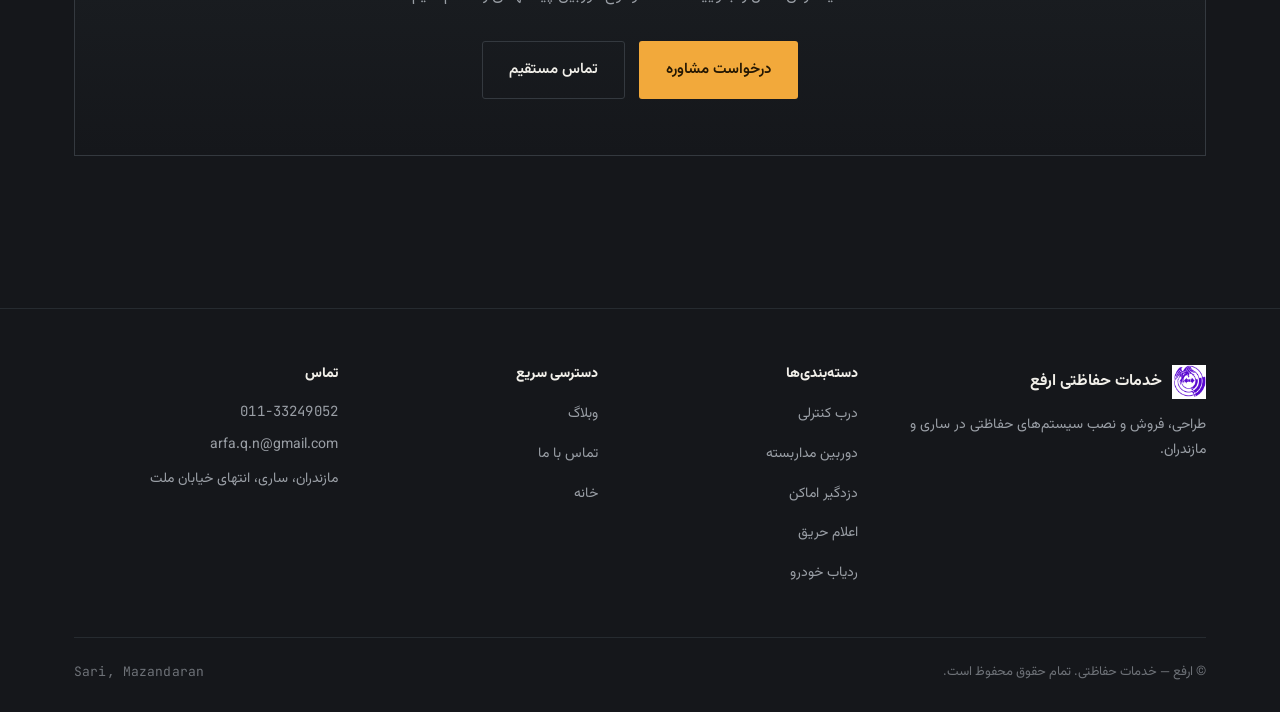
<file: cameras.html>
<!DOCTYPE html>
<html lang="fa" dir="rtl">
<head>
<meta charset="UTF-8">
<meta name="viewport" content="width=device-width, initial-scale=1.0">
<title>دوربین مداربسته | ارفع — ساری</title>
<meta name="description" content="فروش و نصب دوربین مداربسته دام، بولت و اسپید دام با مشاهده زنده از موبایل، در ساری و مازندران.">
<link rel="stylesheet" href="css/style.css">
</head>
<body>

<header class="site-header">
  <div class="wrap header-row">
    <a href="index.html" class="brand-lockup">
      <img src="images/logo.jpg" alt="نشان شرکت ارفع">
      <div class="brand-name"><strong>ارفع</strong><span>ARFA SECURITY SYSTEMS</span></div>
    </a>
    <nav class="main-nav">
      <a href="index.html">خانه</a>
      <a href="doors.html">درب کنترلی</a>
      <a href="cameras.html" class="active">دوربین مداربسته</a>
      <a href="alarms.html">دزدگیر اماکن</a>
      <a href="fire.html">اعلام حریق</a>
      <a href="tracker.html">ردیاب خودرو</a>
      <a href="blog.html">وبلاگ</a>
      <a href="contact.html">تماس با ما</a>
    </nav>
    <a href="tel:01133249052" class="header-cta"><span class="beacon"></span><span class="mono">011-33249052</span></a>
    <button class="nav-toggle" aria-label="باز کردن منو"><svg viewBox="0 0 24 24" fill="none" stroke="currentColor" stroke-width="1.8"><line x1="3" y1="6" x2="21" y2="6"/><line x1="3" y1="12" x2="21" y2="12"/><line x1="3" y1="18" x2="21" y2="18"/></svg></button>
  </div>
</header>

<div class="mobile-nav">
  <div class="top">
    <img src="images/logo.jpg" alt="ارفع" style="height:36px;width:36px;">
    <button class="close-btn" aria-label="بستن منو"><svg viewBox="0 0 24 24" fill="none" stroke="currentColor" stroke-width="1.8"><line x1="6" y1="6" x2="18" y2="18"/><line x1="6" y1="18" x2="18" y2="6"/></svg></button>
  </div>
  <a href="index.html">خانه</a>
  <a href="doors.html">درب کنترلی</a>
  <a href="cameras.html">دوربین مداربسته</a>
  <a href="alarms.html">دزدگیر اماکن</a>
  <a href="fire.html">اعلام حریق</a>
  <a href="tracker.html">ردیاب خودرو</a>
  <a href="blog.html">وبلاگ</a>
  <a href="contact.html">تماس با ما</a>
</div>

<main>
  <div class="page-head wrap">
    <div class="breadcrumb"><a href="index.html">خانه</a> / دوربین مداربسته</div>
    <h1>دوربین مداربسته</h1>
    <p>پوشش تصویری داخل و بیرون ساختمان، با دید شب و امکان مشاهده زنده از موبایل، برای منازل، مغازه‌ها و مجتمع‌های تجاری.</p>
  </div>

  <section class="section">
    <div class="wrap">
      <div class="section-head">
        <div><div class="section-index">/ انواع دوربین</div><h2>بر اساس محل نصب انتخاب می‌شود</h2></div>
        <p class="section-desc">هر فضا (نمای بیرونی، راهرو، فروشگاه) دوربین متناسب خودش را می‌خواهد.</p>
      </div>
      <div class="simple-grid">
        <div class="simple-card bracket">
          <span class="corner tl"></span><span class="corner tr"></span><span class="corner bl"></span><span class="corner br"></span>
          <svg viewBox="0 0 24 24" fill="none" stroke="currentColor" stroke-width="1.6"><circle cx="12" cy="12" r="9"/><circle cx="12" cy="12" r="3.5"/></svg>
          <h3>دوربین دام (سقفی)</h3>
          <p>مناسب فضای داخلی مغازه، راهرو و پارکینگ سرپوشیده؛ کم‌حجم و مقاوم در برابر دستکاری.</p>
        </div>
        <div class="simple-card bracket">
          <span class="corner tl"></span><span class="corner tr"></span><span class="corner bl"></span><span class="corner br"></span>
          <svg viewBox="0 0 24 24" fill="none" stroke="currentColor" stroke-width="1.6"><rect x="3" y="9" width="13" height="6" rx="1"/><path d="M16 11l5-2v6l-5-2z"/></svg>
          <h3>دوربین بولت (استوانه‌ای)</h3>
          <p>برای نمای بیرونی ساختمان و ورودی پارکینگ؛ برد دید بلندتر و مقاوم در برابر آب و هوا.</p>
        </div>
        <div class="simple-card bracket">
          <span class="corner tl"></span><span class="corner tr"></span><span class="corner bl"></span><span class="corner br"></span>
          <svg viewBox="0 0 24 24" fill="none" stroke="currentColor" stroke-width="1.6"><circle cx="12" cy="12" r="4"/><path d="M12 3v2M12 19v2M3 12h2M19 12h2"/></svg>
          <h3>دوربین اسپید دام (چرخشی)</h3>
          <p>برای فضای وسیع مثل پارکینگ روباز یا محوطه کارخانه، با قابلیت چرخش و زوم از راه دور.</p>
        </div>
        <div class="simple-card bracket">
          <span class="corner tl"></span><span class="corner tr"></span><span class="corner bl"></span><span class="corner br"></span>
          <svg viewBox="0 0 24 24" fill="none" stroke="currentColor" stroke-width="1.6"><rect x="4" y="6" width="16" height="11" rx="1"/><path d="M9 21h6M12 17v4"/></svg>
          <h3>ضبط‌کننده (NVR / DVR)</h3>
          <p>دستگاه ذخیره تصاویر روی هارددیسک، با قابلیت پخش زنده و جست‌وجوی بازه زمانی.</p>
        </div>
        <div class="simple-card bracket">
          <span class="corner tl"></span><span class="corner tr"></span><span class="corner bl"></span><span class="corner br"></span>
          <svg viewBox="0 0 24 24" fill="none" stroke="currentColor" stroke-width="1.6"><rect x="6" y="2" width="12" height="20" rx="2"/><path d="M11 18h2"/></svg>
          <h3>مشاهده از موبایل</h3>
          <p>نصب اپلیکیشن روی گوشی برای دیدن تصاویر زنده از هر جای دنیا با اینترنت.</p>
        </div>
        <div class="simple-card bracket">
          <span class="corner tl"></span><span class="corner tr"></span><span class="corner bl"></span><span class="corner br"></span>
          <svg viewBox="0 0 24 24" fill="none" stroke="currentColor" stroke-width="1.6"><path d="M3 12a9 9 0 1018 0 9 9 0 00-18 0z"/><path d="M12 7v5l3 2"/></svg>
          <h3>دید در شب</h3>
          <p>ثبت تصویر واضح در تاریکی کامل با سنسور و نور مادون‌قرمز مناسب هر مدل.</p>
        </div>
      </div>

      <div class="placeholder-note">
        <svg viewBox="0 0 24 24" fill="none" stroke="currentColor" stroke-width="1.6"><path d="M12 9v4M12 17h.01M10.3 3.86L1.8 18a2 2 0 001.7 3h17a2 2 0 001.7-3L13.7 3.86a2 2 0 00-3.4 0z"/></svg>
        <span>برند، مدل و قیمت دوربین‌های موجود ارفع در حال جمع‌آوری است. تا تکمیل این بخش، برای مشاوره و قیمت با شماره <a href="tel:01133249052" style="color:var(--signal);">011-33249052</a> تماس بگیرید.</span>
      </div>
    </div>
  </section>

  <section class="section-tight">
    <div class="wrap">
      <div class="cta-band">
        <h2>می‌خواهید بدانید چند دوربین برای ساختمان‌تان کافی است؟</h2>
        <p>نقشه یا آدرس محل را بگویید تا تعداد و نوع دوربین پیشنهادی را اعلام کنیم.</p>
        <div class="cta-actions">
          <a href="contact.html" class="btn btn-signal">درخواست مشاوره</a>
          <a href="tel:01133249052" class="btn btn-outline">تماس مستقیم</a>
        </div>
      </div>
    </div>
  </section>
</main>

<footer class="site-footer">
  <div class="wrap">
    <div class="footer-grid">
      <div class="footer-col">
        <div class="footer-brand"><img src="images/logo.jpg" alt="ارفع"><strong>خدمات حفاظتی ارفع</strong></div>
        <p>طراحی، فروش و نصب سیستم‌های حفاظتی در ساری و مازندران.</p>
      </div>
      <div class="footer-col">
        <h4>دسته‌بندی‌ها</h4>
        <ul>
          <li><a href="doors.html">درب کنترلی</a></li>
          <li><a href="cameras.html">دوربین مداربسته</a></li>
          <li><a href="alarms.html">دزدگیر اماکن</a></li>
          <li><a href="fire.html">اعلام حریق</a></li>
          <li><a href="tracker.html">ردیاب خودرو</a></li>
        </ul>
      </div>
      <div class="footer-col">
        <h4>دسترسی سریع</h4>
        <ul>
          <li><a href="blog.html">وبلاگ</a></li>
          <li><a href="contact.html">تماس با ما</a></li>
          <li><a href="index.html">خانه</a></li>
        </ul>
      </div>
      <div class="footer-col">
        <h4>تماس</h4>
        <p class="mono" style="direction:ltr;text-align:right;">011-33249052</p>
        <p>arfa.q.n@gmail.com</p>
        <p>مازندران، ساری، انتهای خیابان ملت</p>
      </div>
    </div>
    <div class="footer-bottom">
      <span>© ارفع — خدمات حفاظتی. تمام حقوق محفوظ است.</span>
      <span class="mono">Sari, Mazandaran</span>
    </div>
  </div>
</footer>

<script src="js/main.js"></script>
</body>
</html>
</file>
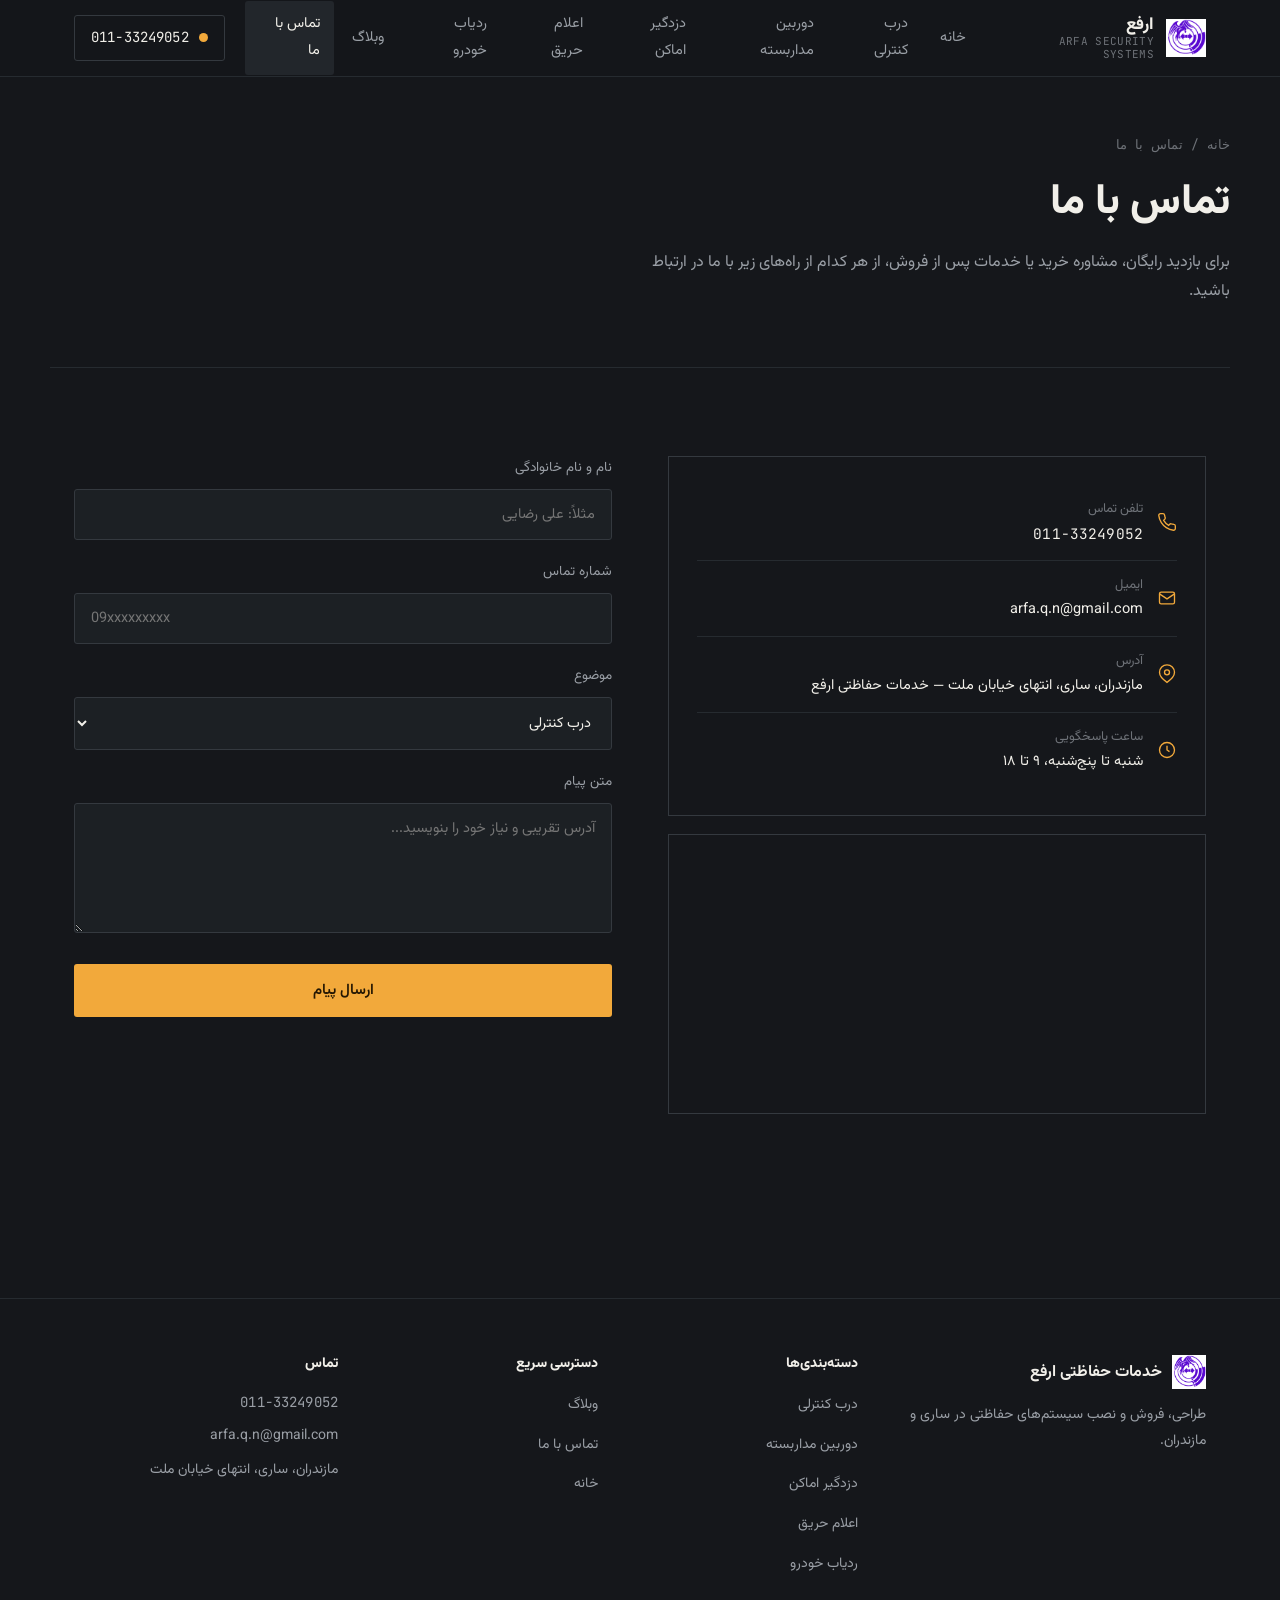
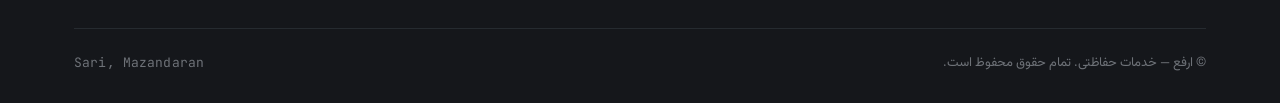
<file: contact.html>
<!DOCTYPE html>
<html lang="fa" dir="rtl">
<head>
<meta charset="UTF-8">
<meta name="viewport" content="width=device-width, initial-scale=1.0">
<title>تماس با ما | ارفع — ساری</title>
<meta name="description" content="آدرس، شماره تماس و فرم درخواست مشاوره خدمات حفاظتی ارفع در ساری، مازندران.">
<link rel="stylesheet" href="css/style.css">
</head>
<body>

<header class="site-header">
  <div class="wrap header-row">
    <a href="index.html" class="brand-lockup">
      <img src="images/logo.jpg" alt="نشان شرکت ارفع">
      <div class="brand-name"><strong>ارفع</strong><span>ARFA SECURITY SYSTEMS</span></div>
    </a>
    <nav class="main-nav">
      <a href="index.html">خانه</a>
      <a href="doors.html">درب کنترلی</a>
      <a href="cameras.html">دوربین مداربسته</a>
      <a href="alarms.html">دزدگیر اماکن</a>
      <a href="fire.html">اعلام حریق</a>
      <a href="tracker.html">ردیاب خودرو</a>
      <a href="blog.html">وبلاگ</a>
      <a href="contact.html" class="active">تماس با ما</a>
    </nav>
    <a href="tel:01133249052" class="header-cta"><span class="beacon"></span><span class="mono">011-33249052</span></a>
    <button class="nav-toggle" aria-label="باز کردن منو"><svg viewBox="0 0 24 24" fill="none" stroke="currentColor" stroke-width="1.8"><line x1="3" y1="6" x2="21" y2="6"/><line x1="3" y1="12" x2="21" y2="12"/><line x1="3" y1="18" x2="21" y2="18"/></svg></button>
  </div>
</header>

<div class="mobile-nav">
  <div class="top">
    <img src="images/logo.jpg" alt="ارفع" style="height:36px;width:36px;">
    <button class="close-btn" aria-label="بستن منو"><svg viewBox="0 0 24 24" fill="none" stroke="currentColor" stroke-width="1.8"><line x1="6" y1="6" x2="18" y2="18"/><line x1="6" y1="18" x2="18" y2="6"/></svg></button>
  </div>
  <a href="index.html">خانه</a>
  <a href="doors.html">درب کنترلی</a>
  <a href="cameras.html">دوربین مداربسته</a>
  <a href="alarms.html">دزدگیر اماکن</a>
  <a href="fire.html">اعلام حریق</a>
  <a href="tracker.html">ردیاب خودرو</a>
  <a href="blog.html">وبلاگ</a>
  <a href="contact.html">تماس با ما</a>
</div>

<main>
  <div class="page-head wrap">
    <div class="breadcrumb"><a href="index.html">خانه</a> / تماس با ما</div>
    <h1>تماس با ما</h1>
    <p>برای بازدید رایگان، مشاوره خرید یا خدمات پس از فروش، از هر کدام از راه‌های زیر با ما در ارتباط باشید.</p>
  </div>

  <section class="section">
    <div class="wrap contact-grid">

      <div>
        <div class="info-card">
          <div class="row">
            <svg viewBox="0 0 24 24" fill="none" stroke="currentColor" stroke-width="1.6"><path d="M22 16.9v3a2 2 0 01-2.2 2 19.8 19.8 0 01-8.6-3.1 19.5 19.5 0 01-6-6 19.8 19.8 0 01-3.1-8.7A2 2 0 014.1 2h3a2 2 0 012 1.7c.1 1 .4 2 .7 3a2 2 0 01-.5 2.1L8 10a16 16 0 006 6l1.2-1.3a2 2 0 012.1-.5c1 .3 2 .5 3 .7a2 2 0 011.7 2z"/></svg>
            <div><div class="t">تلفن تماس</div><div class="v mono" style="direction:ltr;">011-33249052</div></div>
          </div>
          <div class="row">
            <svg viewBox="0 0 24 24" fill="none" stroke="currentColor" stroke-width="1.6"><rect x="3" y="5" width="18" height="14" rx="2"/><path d="M3 7l9 6 9-6"/></svg>
            <div><div class="t">ایمیل</div><div class="v">arfa.q.n@gmail.com</div></div>
          </div>
          <div class="row">
            <svg viewBox="0 0 24 24" fill="none" stroke="currentColor" stroke-width="1.6"><path d="M21 10c0 6-9 12-9 12s-9-6-9-12a9 9 0 0118 0z"/><circle cx="12" cy="10" r="3"/></svg>
            <div><div class="t">آدرس</div><div class="v">مازندران، ساری، انتهای خیابان ملت — خدمات حفاظتی ارفع</div></div>
          </div>
          <div class="row">
            <svg viewBox="0 0 24 24" fill="none" stroke="currentColor" stroke-width="1.6"><circle cx="12" cy="12" r="9"/><path d="M12 7v5l3 2"/></svg>
            <div><div class="t">ساعت پاسخگویی</div><div class="v">شنبه تا پنج‌شنبه، ۹ تا ۱۸</div></div>
          </div>
        </div>

        <div class="map-frame">
          <iframe src="https://www.google.com/maps?q=%D8%AE%D8%AF%D9%85%D8%A7%D8%AA%20%D8%AD%D9%81%D8%A7%D8%B8%D8%AA%DB%8C%20%D8%A7%D8%B1%D9%81%D8%B9%20%D8%B3%D8%A7%D8%B1%DB%8C&output=embed" loading="lazy" referrerpolicy="no-referrer-when-downgrade" title="نقشه محل خدمات حفاظتی ارفع"></iframe>
        </div>
      </div>

      <div>
        <form id="contact-form" novalidate>
          <div class="field">
            <label for="f-name">نام و نام خانوادگی</label>
            <input type="text" id="f-name" name="name" placeholder="مثلاً: علی رضایی">
          </div>
          <div class="field">
            <label for="f-phone">شماره تماس</label>
            <input type="tel" id="f-phone" name="phone" placeholder="09xxxxxxxxx">
          </div>
          <div class="field">
            <label for="f-subject">موضوع</label>
            <select id="f-subject" name="subject">
              <option>درب کنترلی</option>
              <option>دوربین مداربسته</option>
              <option>دزدگیر اماکن</option>
              <option>اعلام حریق</option>
              <option>ردیاب خودرو</option>
              <option>سایر</option>
            </select>
          </div>
          <div class="field">
            <label for="f-message">متن پیام</label>
            <textarea id="f-message" name="message" placeholder="آدرس تقریبی و نیاز خود را بنویسید..."></textarea>
          </div>
          <button type="submit" class="btn btn-signal btn-block">ارسال پیام</button>
          <div id="form-msg" class="form-msg"></div>
        </form>
      </div>

    </div>
  </section>
</main>

<footer class="site-footer">
  <div class="wrap">
    <div class="footer-grid">
      <div class="footer-col">
        <div class="footer-brand"><img src="images/logo.jpg" alt="ارفع"><strong>خدمات حفاظتی ارفع</strong></div>
        <p>طراحی، فروش و نصب سیستم‌های حفاظتی در ساری و مازندران.</p>
      </div>
      <div class="footer-col">
        <h4>دسته‌بندی‌ها</h4>
        <ul>
          <li><a href="doors.html">درب کنترلی</a></li>
          <li><a href="cameras.html">دوربین مداربسته</a></li>
          <li><a href="alarms.html">دزدگیر اماکن</a></li>
          <li><a href="fire.html">اعلام حریق</a></li>
          <li><a href="tracker.html">ردیاب خودرو</a></li>
        </ul>
      </div>
      <div class="footer-col">
        <h4>دسترسی سریع</h4>
        <ul>
          <li><a href="blog.html">وبلاگ</a></li>
          <li><a href="contact.html">تماس با ما</a></li>
          <li><a href="index.html">خانه</a></li>
        </ul>
      </div>
      <div class="footer-col">
        <h4>تماس</h4>
        <p class="mono" style="direction:ltr;text-align:right;">011-33249052</p>
        <p>arfa.q.n@gmail.com</p>
        <p>مازندران، ساری، انتهای خیابان ملت</p>
      </div>
    </div>
    <div class="footer-bottom">
      <span>© ارفع — خدمات حفاظتی. تمام حقوق محفوظ است.</span>
      <span class="mono">Sari, Mazandaran</span>
    </div>
  </div>
</footer>

<script src="js/main.js"></script>
</body>
</html>
</file>
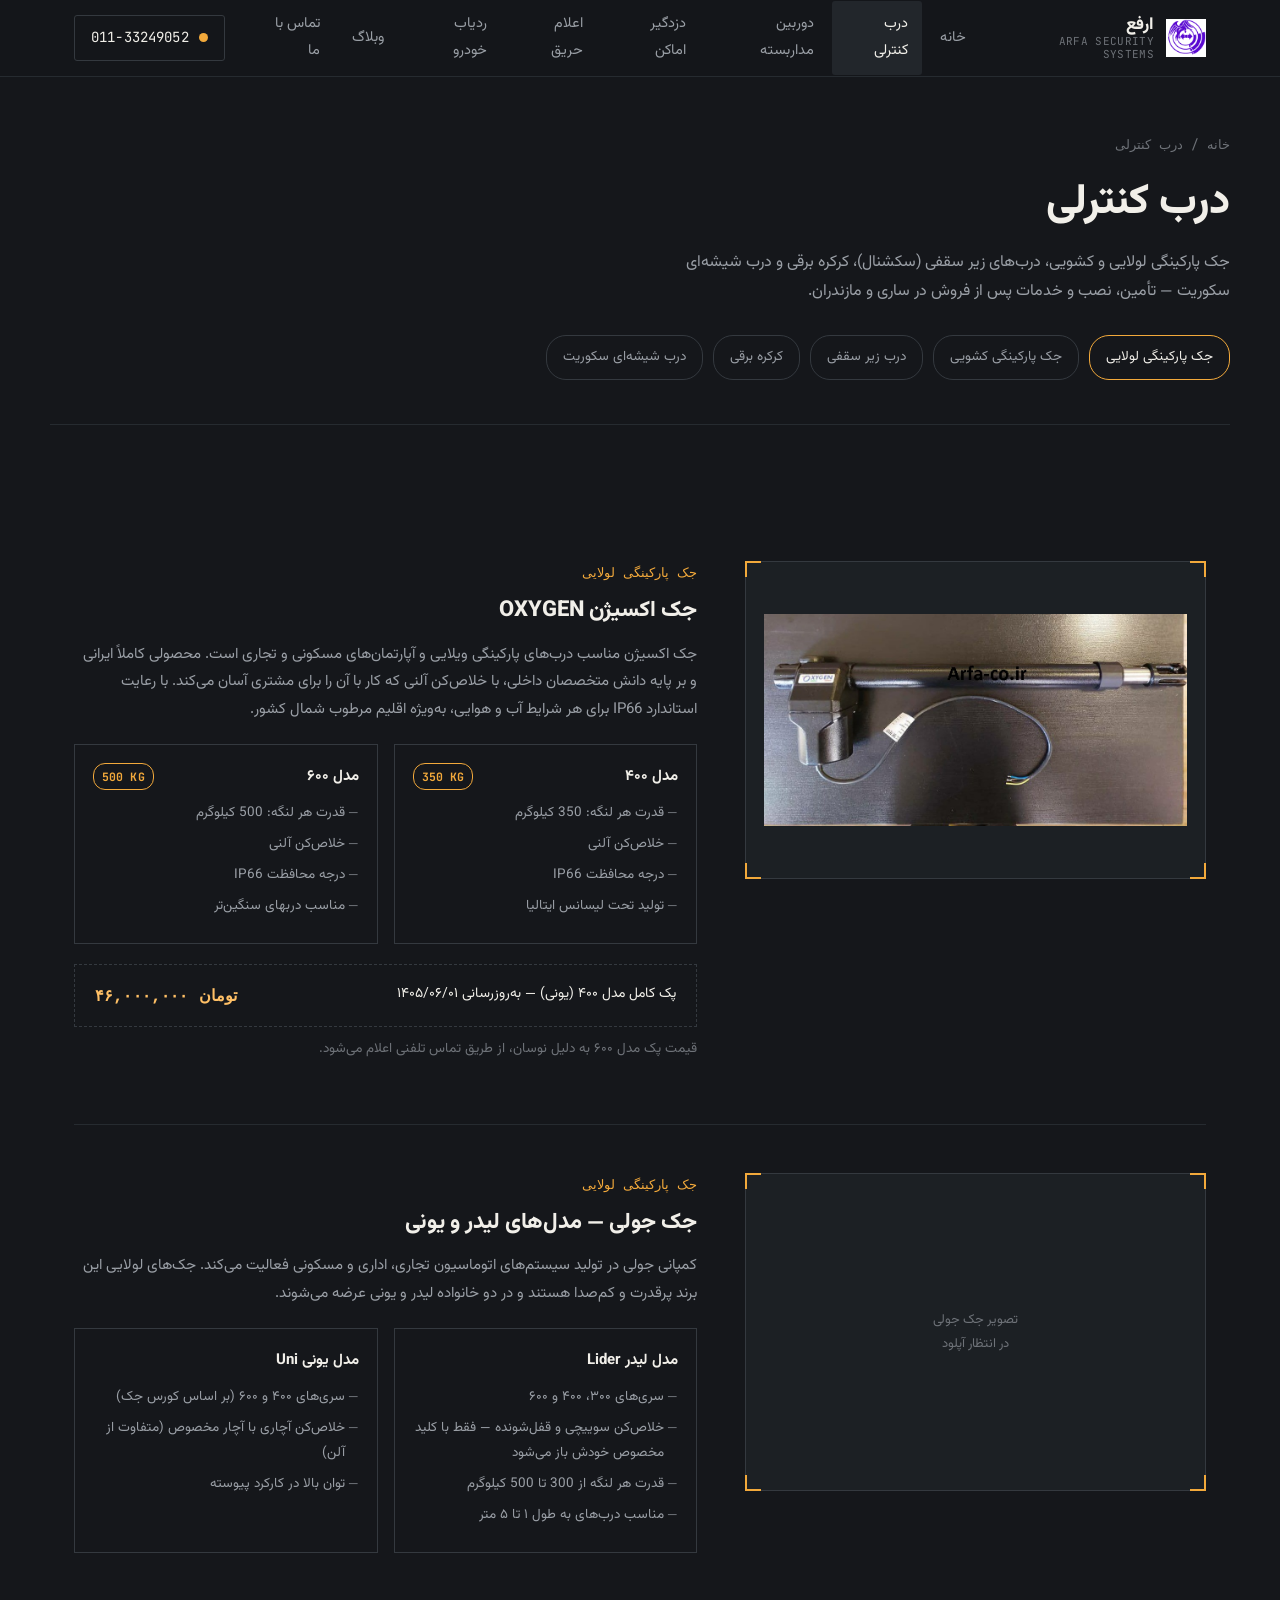
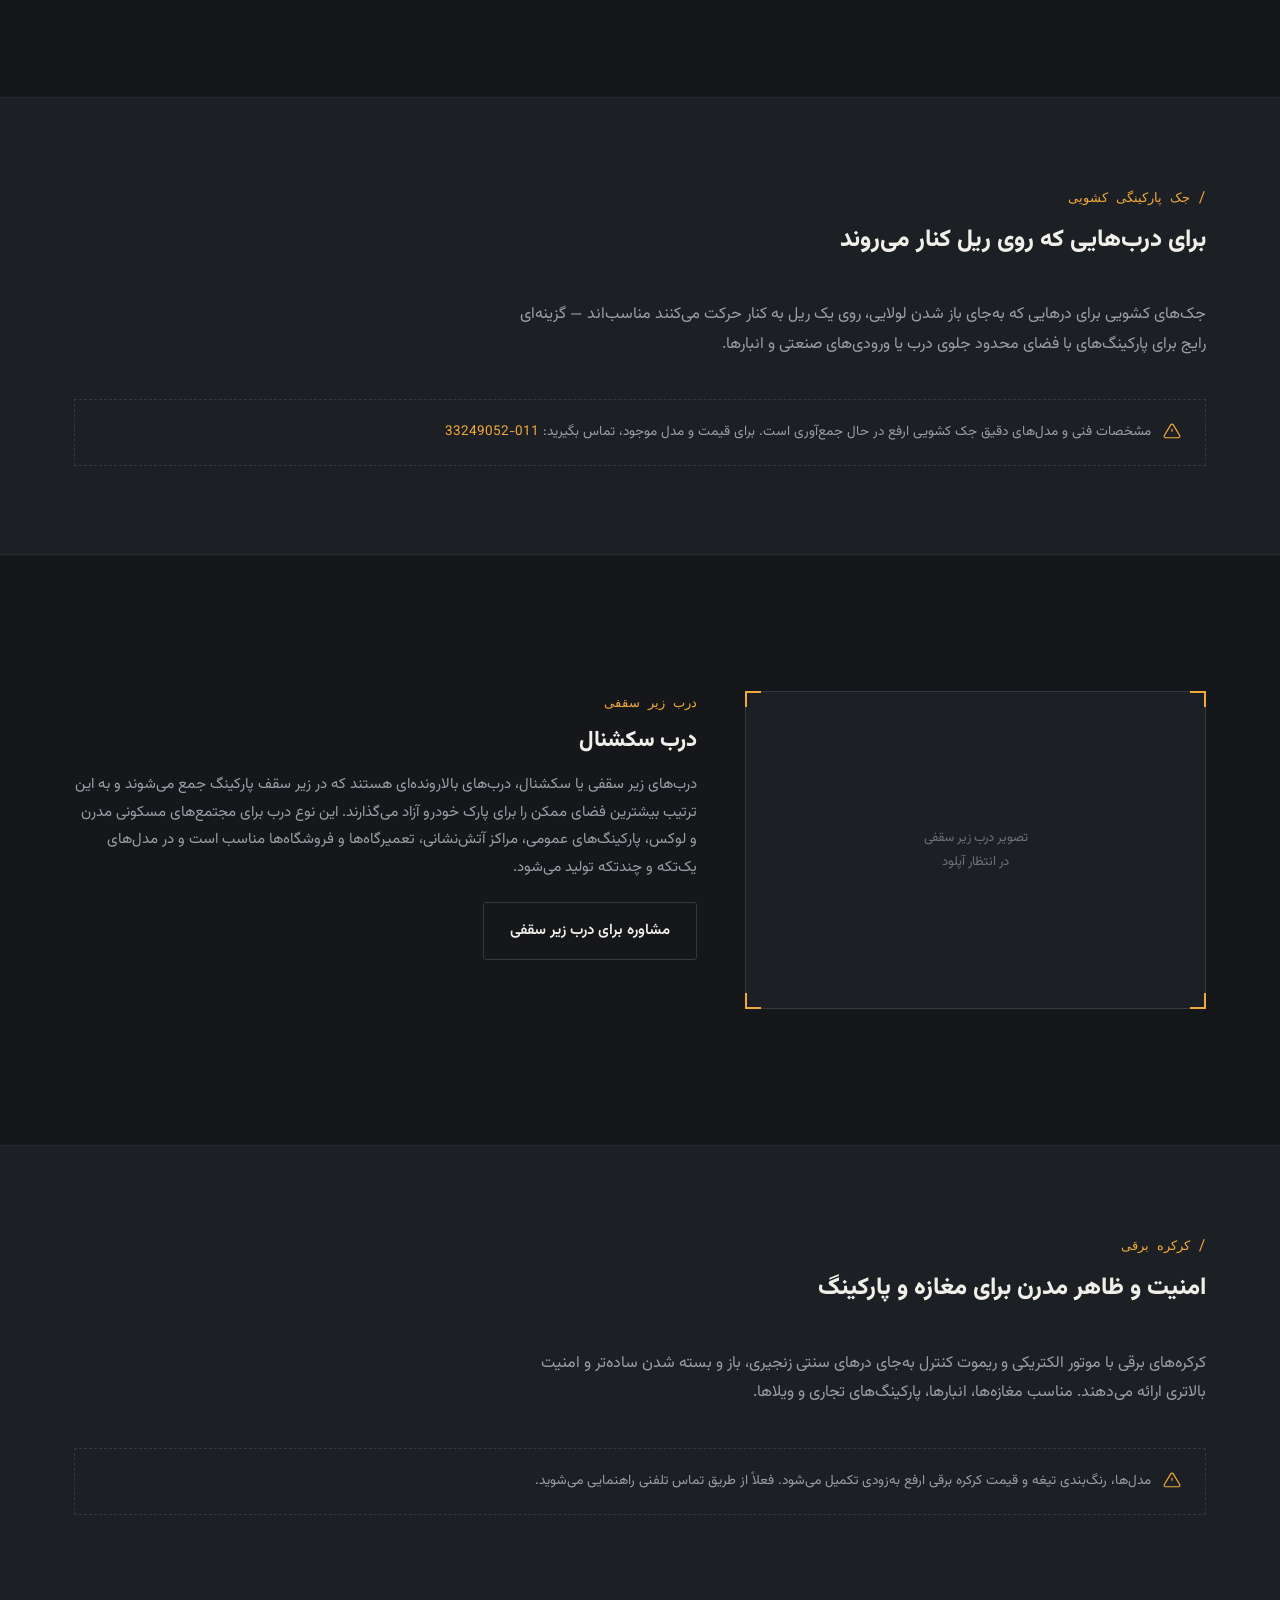
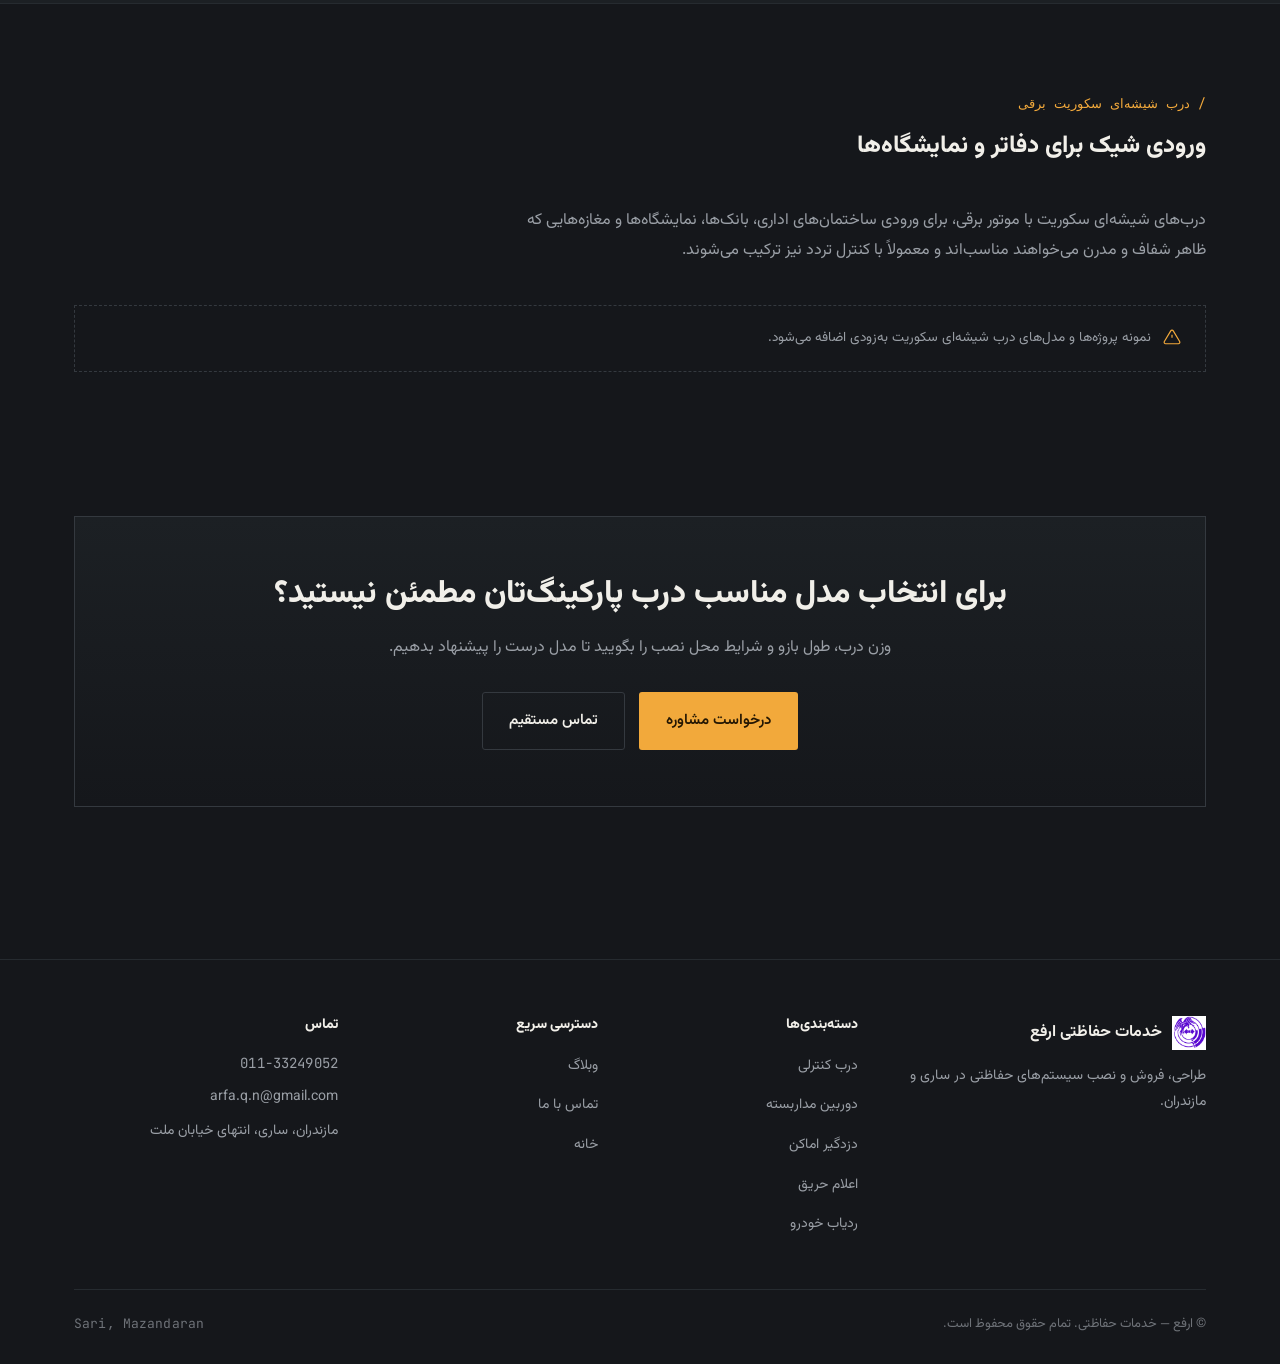
<file: doors.html>
<!DOCTYPE html>
<html lang="fa" dir="rtl">
<head>
<meta charset="UTF-8">
<meta name="viewport" content="width=device-width, initial-scale=1.0">
<title>درب کنترلی — جک پارکینگی، درب زیر سقفی و کرکره برقی | ارفع</title>
<meta name="description" content="جک پارکینگی لولایی و کشویی، درب زیر سقفی سکشنال، کرکره برقی و درب شیشه‌ای سکوریت با فروش و نصب توسط ارفع در ساری.">
<link rel="stylesheet" href="css/style.css">
</head>
<body>

<header class="site-header">
  <div class="wrap header-row">
    <a href="index.html" class="brand-lockup">
      <img src="images/logo.jpg" alt="نشان شرکت ارفع">
      <div class="brand-name"><strong>ارفع</strong><span>ARFA SECURITY SYSTEMS</span></div>
    </a>
    <nav class="main-nav">
      <a href="index.html">خانه</a>
      <a href="doors.html" class="active">درب کنترلی</a>
      <a href="cameras.html">دوربین مداربسته</a>
      <a href="alarms.html">دزدگیر اماکن</a>
      <a href="fire.html">اعلام حریق</a>
      <a href="tracker.html">ردیاب خودرو</a>
      <a href="blog.html">وبلاگ</a>
      <a href="contact.html">تماس با ما</a>
    </nav>
    <a href="tel:01133249052" class="header-cta"><span class="beacon"></span><span class="mono">011-33249052</span></a>
    <button class="nav-toggle" aria-label="باز کردن منو">
      <svg viewBox="0 0 24 24" fill="none" stroke="currentColor" stroke-width="1.8"><line x1="3" y1="6" x2="21" y2="6"/><line x1="3" y1="12" x2="21" y2="12"/><line x1="3" y1="18" x2="21" y2="18"/></svg>
    </button>
  </div>
</header>

<div class="mobile-nav">
  <div class="top">
    <img src="images/logo.jpg" alt="ارفع" style="height:36px;width:36px;">
    <button class="close-btn" aria-label="بستن منو"><svg viewBox="0 0 24 24" fill="none" stroke="currentColor" stroke-width="1.8"><line x1="6" y1="6" x2="18" y2="18"/><line x1="6" y1="18" x2="18" y2="6"/></svg></button>
  </div>
  <a href="index.html">خانه</a>
  <a href="doors.html">درب کنترلی</a>
  <a href="cameras.html">دوربین مداربسته</a>
  <a href="alarms.html">دزدگیر اماکن</a>
  <a href="fire.html">اعلام حریق</a>
  <a href="tracker.html">ردیاب خودرو</a>
  <a href="blog.html">وبلاگ</a>
  <a href="contact.html">تماس با ما</a>
</div>

<main>

  <div class="page-head wrap">
    <div class="breadcrumb"><a href="index.html">خانه</a> / درب کنترلی</div>
    <h1>درب کنترلی</h1>
    <p>جک پارکینگی لولایی و کشویی، درب‌های زیر سقفی (سکشنال)، کرکره برقی و درب شیشه‌ای سکوریت — تأمین، نصب و خدمات پس از فروش در ساری و مازندران.</p>
    <div class="subcat-nav">
      <a href="#jack-hinge" class="active">جک پارکینگی لولایی</a>
      <a href="#jack-sliding">جک پارکینگی کشویی</a>
      <a href="#sectional">درب زیر سقفی</a>
      <a href="#shutter">کرکره برقی</a>
      <a href="#glass">درب شیشه‌ای سکوریت</a>
    </div>
  </div>

  <section class="section" id="jack-hinge">
    <div class="wrap">

      <div class="product-block">
        <div class="media bracket">
          <span class="corner tl"></span><span class="corner tr"></span><span class="corner bl"></span><span class="corner br"></span>
          <img src="images/oxygen-closeup.jpg" alt="جک درب کنترلی اکسیژن">
        </div>
        <div>
          <span class="label">جک پارکینگی لولایی</span>
          <h3>جک اکسیژن OXYGEN</h3>
          <p class="desc">جک اکسیژن مناسب درب‌های پارکینگی ویلایی و آپارتمان‌های مسکونی و تجاری است. محصولی کاملاً ایرانی و بر پایه دانش متخصصان داخلی، با خلاص‌کن آلنی که کار با آن را برای مشتری آسان می‌کند. با رعایت استاندارد IP66 برای هر شرایط آب و هوایی، به‌ویژه اقلیم مرطوب شمال کشور.</p>

          <div class="variant-grid">
            <div class="variant-card">
              <div class="name">مدل ۴۰۰ <span class="tag mono">350 KG</span></div>
              <ul>
                <li>قدرت هر لنگه: 350 کیلوگرم</li>
                <li>خلاص‌کن آلنی</li>
                <li>درجه محافظت IP66</li>
                <li>تولید تحت لیسانس ایتالیا</li>
              </ul>
            </div>
            <div class="variant-card">
              <div class="name">مدل ۶۰۰ <span class="tag mono">500 KG</span></div>
              <ul>
                <li>قدرت هر لنگه: 500 کیلوگرم</li>
                <li>خلاص‌کن آلنی</li>
                <li>درجه محافظت IP66</li>
                <li>مناسب دربهای سنگین‌تر</li>
              </ul>
            </div>
          </div>

          <div class="price-note">
            <span>پک کامل مدل ۴۰۰ (یونی) — به‌روزرسانی ۱۴۰۵/۰۶/۰۱</span>
            <b class="mono">۴۶,۰۰۰,۰۰۰ تومان</b>
          </div>
          <p style="font-size:13.5px;color:var(--text-dim);margin-top:10px;">قیمت پک مدل ۶۰۰ به دلیل نوسان، از طریق تماس تلفنی اعلام می‌شود.</p>
        </div>
      </div>

      <div class="product-block">
        <div class="media bracket">
          <span class="corner tl"></span><span class="corner tr"></span><span class="corner bl"></span><span class="corner br"></span>
          <div style="height:280px;display:flex;align-items:center;justify-content:center;color:var(--text-dim);font-size:13px;text-align:center;padding:20px;">
            <span>تصویر جک جولی<br>در انتظار آپلود</span>
          </div>
        </div>
        <div>
          <span class="label">جک پارکینگی لولایی</span>
          <h3>جک جولی — مدل‌های لیدر و یونی</h3>
          <p class="desc">کمپانی جولی در تولید سیستم‌های اتوماسیون تجاری، اداری و مسکونی فعالیت می‌کند. جک‌های لولایی این برند پرقدرت و کم‌صدا هستند و در دو خانواده لیدر و یونی عرضه می‌شوند.</p>

          <div class="variant-grid">
            <div class="variant-card">
              <div class="name">مدل لیدر Lider</div>
              <ul>
                <li>سری‌های ۳۰۰، ۴۰۰ و ۶۰۰</li>
                <li>خلاص‌کن سوییچی و قفل‌شونده — فقط با کلید مخصوص خودش باز می‌شود</li>
                <li>قدرت هر لنگه از 300 تا 500 کیلوگرم</li>
                <li>مناسب درب‌های به طول ۱ تا ۵ متر</li>
              </ul>
            </div>
            <div class="variant-card">
              <div class="name">مدل یونی Uni</div>
              <ul>
                <li>سری‌های ۴۰۰ و ۶۰۰ (بر اساس کورس جک)</li>
                <li>خلاص‌کن آچاری با آچار مخصوص (متفاوت از آلن)</li>
                <li>توان بالا در کارکرد پیوسته</li>
              </ul>
            </div>
          </div>
        </div>
      </div>

    </div>
  </section>

  <section class="section" id="jack-sliding" style="background:var(--surface);border-top:1px solid var(--line-soft);border-bottom:1px solid var(--line-soft);">
    <div class="wrap">
      <div class="section-head"><div><div class="section-index">/ جک پارکینگی کشویی</div><h2 style="font-size:24px;">برای درب‌هایی که روی ریل کنار می‌روند</h2></div></div>
      <p style="color:var(--text-muted);max-width:700px;">جک‌های کشویی برای درهایی که به‌جای باز شدن لولایی، روی یک ریل به کنار حرکت می‌کنند مناسب‌اند — گزینه‌ای رایج برای پارکینگ‌های با فضای محدود جلوی درب یا ورودی‌های صنعتی و انبارها.</p>
      <div class="placeholder-note">
        <svg viewBox="0 0 24 24" fill="none" stroke="currentColor" stroke-width="1.6"><path d="M12 9v4M12 17h.01M10.3 3.86L1.8 18a2 2 0 001.7 3h17a2 2 0 001.7-3L13.7 3.86a2 2 0 00-3.4 0z"/></svg>
        <span>مشخصات فنی و مدل‌های دقیق جک کشویی ارفع در حال جمع‌آوری است. برای قیمت و مدل موجود، تماس بگیرید: <a href="tel:01133249052" style="color:var(--signal);">011-33249052</a></span>
      </div>
    </div>
  </section>

  <section class="section" id="sectional">
    <div class="wrap">
      <div class="product-block" style="border-bottom:none;">
        <div class="media bracket">
          <span class="corner tl"></span><span class="corner tr"></span><span class="corner bl"></span><span class="corner br"></span>
          <div style="height:280px;display:flex;align-items:center;justify-content:center;color:var(--text-dim);font-size:13px;text-align:center;padding:20px;">
            <span>تصویر درب زیر سقفی<br>در انتظار آپلود</span>
          </div>
        </div>
        <div>
          <span class="label">درب زیر سقفی</span>
          <h3>درب سکشنال</h3>
          <p class="desc">درب‌های زیر سقفی یا سکشنال، درب‌های بالارونده‌ای هستند که در زیر سقف پارکینگ جمع می‌شوند و به این ترتیب بیشترین فضای ممکن را برای پارک خودرو آزاد می‌گذارند. این نوع درب برای مجتمع‌های مسکونی مدرن و لوکس، پارکینگ‌های عمومی، مراکز آتش‌نشانی، تعمیرگاه‌ها و فروشگاه‌ها مناسب است و در مدل‌های یک‌تکه و چندتکه تولید می‌شود.</p>
          <a href="contact.html" class="btn btn-outline">مشاوره برای درب زیر سقفی</a>
        </div>
      </div>
    </div>
  </section>

  <section class="section" id="shutter" style="background:var(--surface);border-top:1px solid var(--line-soft);border-bottom:1px solid var(--line-soft);">
    <div class="wrap">
      <div class="section-head"><div><div class="section-index">/ کرکره برقی</div><h2 style="font-size:24px;">امنیت و ظاهر مدرن برای مغازه و پارکینگ</h2></div></div>
      <p style="color:var(--text-muted);max-width:700px;margin-bottom:24px;">کرکره‌های برقی با موتور الکتریکی و ریموت کنترل به‌جای درهای سنتی زنجیری، باز و بسته شدن ساده‌تر و امنیت بالاتری ارائه می‌دهند. مناسب مغازه‌ها، انبارها، پارکینگ‌های تجاری و ویلاها.</p>
      <div class="placeholder-note">
        <svg viewBox="0 0 24 24" fill="none" stroke="currentColor" stroke-width="1.6"><path d="M12 9v4M12 17h.01M10.3 3.86L1.8 18a2 2 0 001.7 3h17a2 2 0 001.7-3L13.7 3.86a2 2 0 00-3.4 0z"/></svg>
        <span>مدل‌ها، رنگ‌بندی تیغه و قیمت کرکره برقی ارفع به‌زودی تکمیل می‌شود. فعلاً از طریق تماس تلفنی راهنمایی می‌شوید.</span>
      </div>
    </div>
  </section>

  <section class="section" id="glass">
    <div class="wrap">
      <div class="section-head"><div><div class="section-index">/ درب شیشه‌ای سکوریت برقی</div><h2 style="font-size:24px;">ورودی شیک برای دفاتر و نمایشگاه‌ها</h2></div></div>
      <p style="color:var(--text-muted);max-width:700px;margin-bottom:24px;">درب‌های شیشه‌ای سکوریت با موتور برقی، برای ورودی ساختمان‌های اداری، بانک‌ها، نمایشگاه‌ها و مغازه‌هایی که ظاهر شفاف و مدرن می‌خواهند مناسب‌اند و معمولاً با کنترل تردد نیز ترکیب می‌شوند.</p>
      <div class="placeholder-note">
        <svg viewBox="0 0 24 24" fill="none" stroke="currentColor" stroke-width="1.6"><path d="M12 9v4M12 17h.01M10.3 3.86L1.8 18a2 2 0 001.7 3h17a2 2 0 001.7-3L13.7 3.86a2 2 0 00-3.4 0z"/></svg>
        <span>نمونه پروژه‌ها و مدل‌های درب شیشه‌ای سکوریت به‌زودی اضافه می‌شود.</span>
      </div>
    </div>
  </section>

  <section class="section-tight">
    <div class="wrap">
      <div class="cta-band">
        <h2>برای انتخاب مدل مناسب درب پارکینگ‌تان مطمئن نیستید؟</h2>
        <p>وزن درب، طول بازو و شرایط محل نصب را بگویید تا مدل درست را پیشنهاد بدهیم.</p>
        <div class="cta-actions">
          <a href="contact.html" class="btn btn-signal">درخواست مشاوره</a>
          <a href="tel:01133249052" class="btn btn-outline">تماس مستقیم</a>
        </div>
      </div>
    </div>
  </section>

</main>

<footer class="site-footer">
  <div class="wrap">
    <div class="footer-grid">
      <div class="footer-col">
        <div class="footer-brand"><img src="images/logo.jpg" alt="ارفع"><strong>خدمات حفاظتی ارفع</strong></div>
        <p>طراحی، فروش و نصب سیستم‌های حفاظتی در ساری و مازندران.</p>
      </div>
      <div class="footer-col">
        <h4>دسته‌بندی‌ها</h4>
        <ul>
          <li><a href="doors.html">درب کنترلی</a></li>
          <li><a href="cameras.html">دوربین مداربسته</a></li>
          <li><a href="alarms.html">دزدگیر اماکن</a></li>
          <li><a href="fire.html">اعلام حریق</a></li>
          <li><a href="tracker.html">ردیاب خودرو</a></li>
        </ul>
      </div>
      <div class="footer-col">
        <h4>دسترسی سریع</h4>
        <ul>
          <li><a href="blog.html">وبلاگ</a></li>
          <li><a href="contact.html">تماس با ما</a></li>
          <li><a href="index.html">خانه</a></li>
        </ul>
      </div>
      <div class="footer-col">
        <h4>تماس</h4>
        <p class="mono" style="direction:ltr;text-align:right;">011-33249052</p>
        <p>arfa.q.n@gmail.com</p>
        <p>مازندران، ساری، انتهای خیابان ملت</p>
      </div>
    </div>
    <div class="footer-bottom">
      <span>© ارفع — خدمات حفاظتی. تمام حقوق محفوظ است.</span>
      <span class="mono">Sari, Mazandaran</span>
    </div>
  </div>
</footer>

<script src="js/main.js"></script>
</body>
</html>
</file>
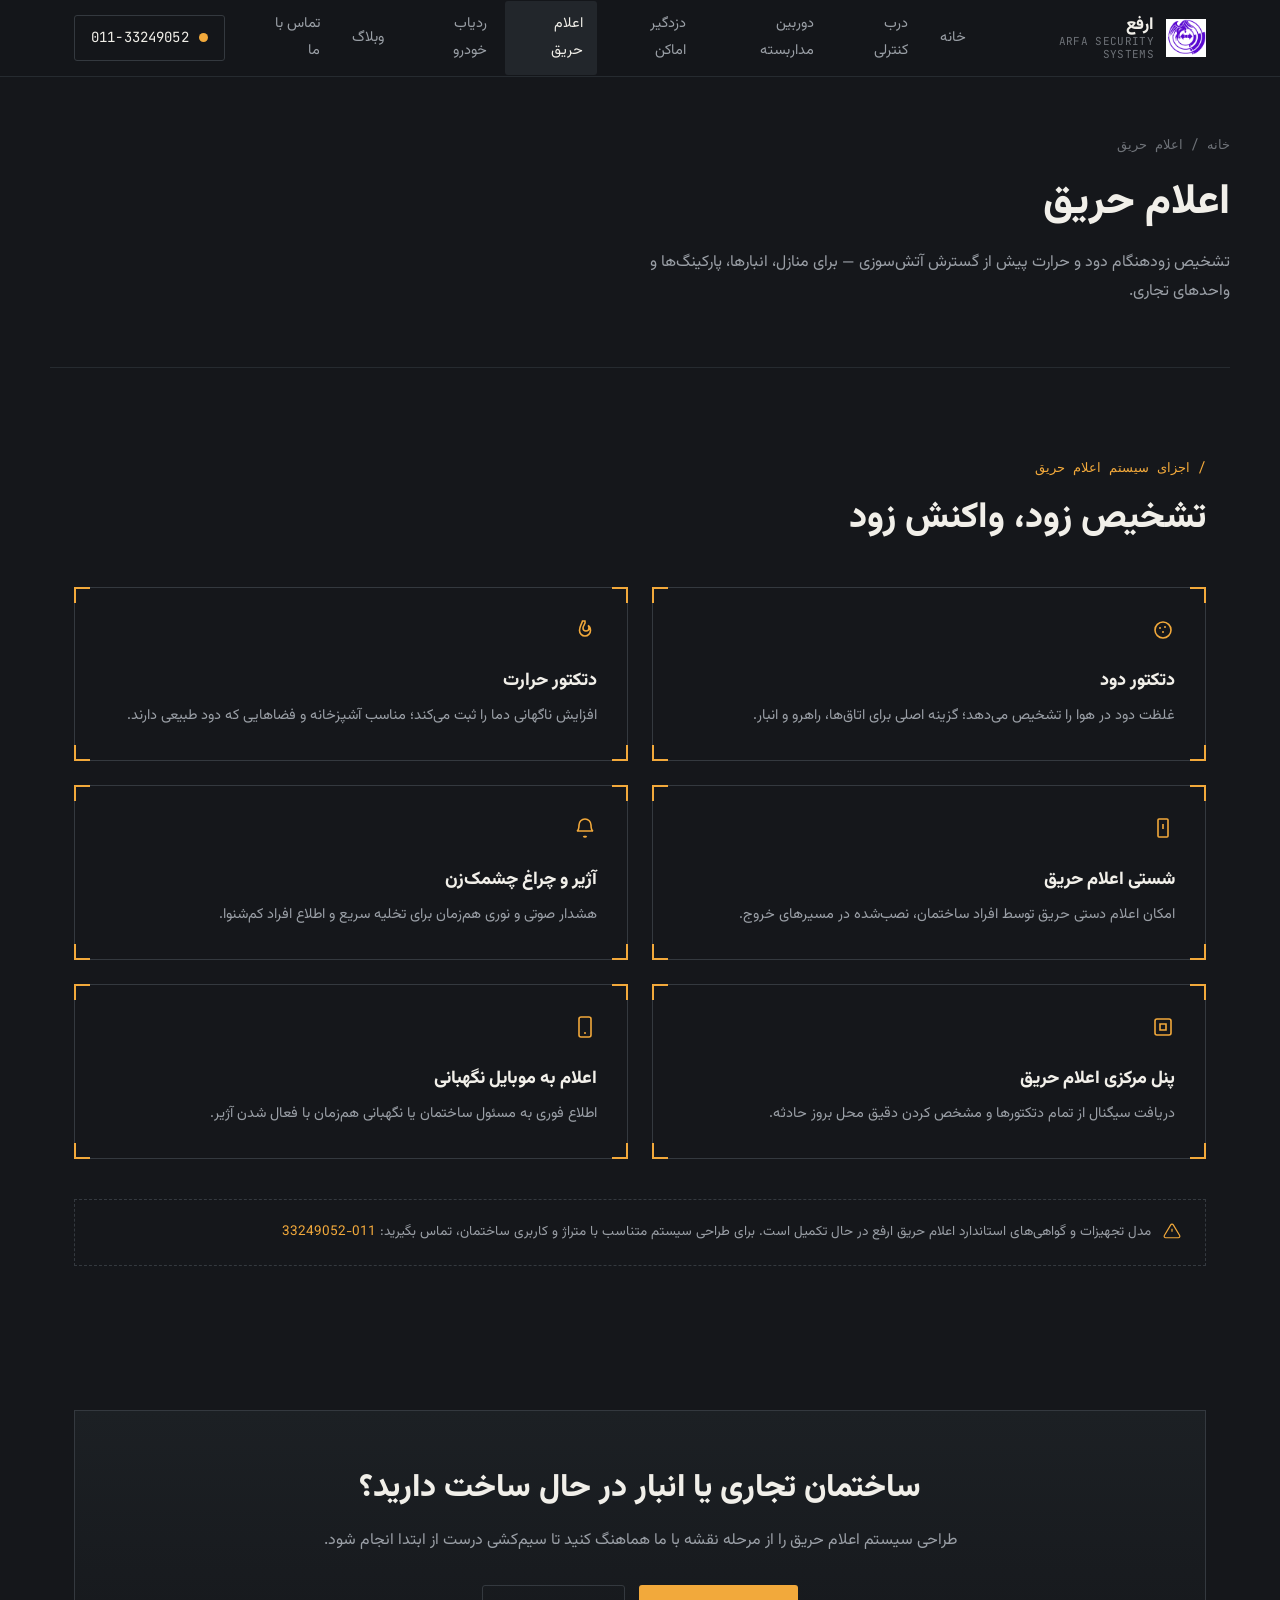
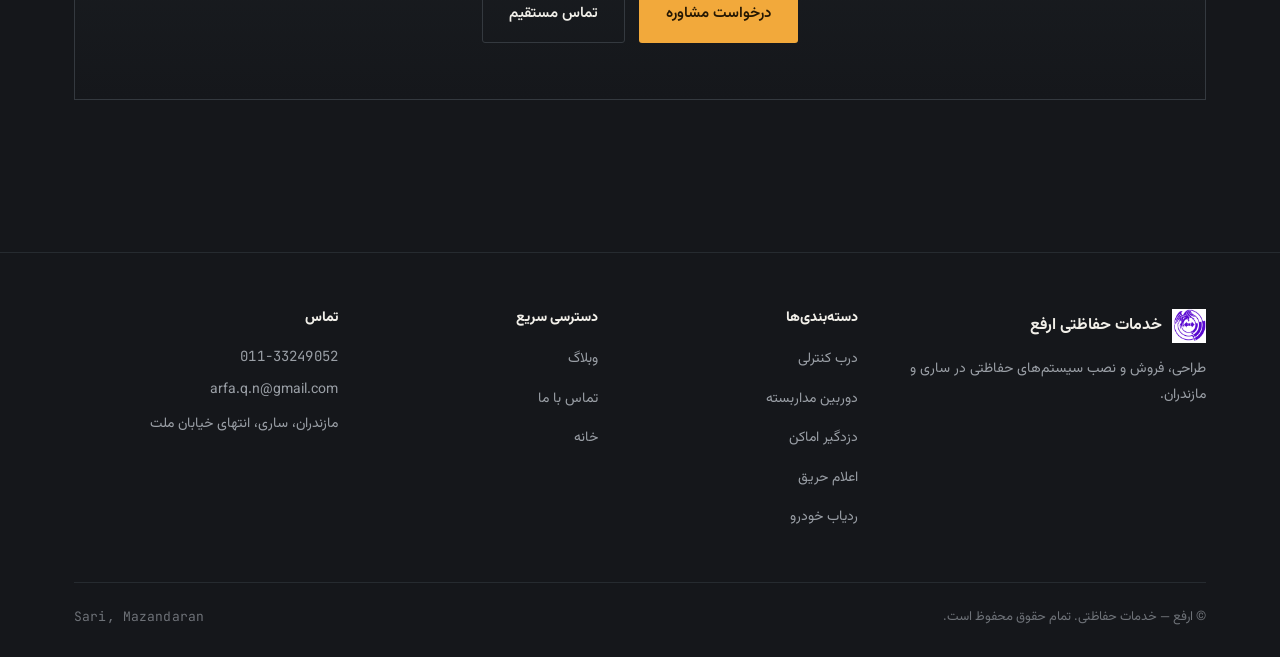
<file: fire.html>
<!DOCTYPE html>
<html lang="fa" dir="rtl">
<head>
<meta charset="UTF-8">
<meta name="viewport" content="width=device-width, initial-scale=1.0">
<title>اعلام حریق | ارفع — ساری</title>
<meta name="description" content="سیستم اعلام حریق، دتکتور دود و حرارت برای منازل، انبارها و واحدهای تجاری — فروش و نصب در ساری و مازندران.">
<link rel="stylesheet" href="css/style.css">
</head>
<body>

<header class="site-header">
  <div class="wrap header-row">
    <a href="index.html" class="brand-lockup">
      <img src="images/logo.jpg" alt="نشان شرکت ارفع">
      <div class="brand-name"><strong>ارفع</strong><span>ARFA SECURITY SYSTEMS</span></div>
    </a>
    <nav class="main-nav">
      <a href="index.html">خانه</a>
      <a href="doors.html">درب کنترلی</a>
      <a href="cameras.html">دوربین مداربسته</a>
      <a href="alarms.html">دزدگیر اماکن</a>
      <a href="fire.html" class="active">اعلام حریق</a>
      <a href="tracker.html">ردیاب خودرو</a>
      <a href="blog.html">وبلاگ</a>
      <a href="contact.html">تماس با ما</a>
    </nav>
    <a href="tel:01133249052" class="header-cta"><span class="beacon"></span><span class="mono">011-33249052</span></a>
    <button class="nav-toggle" aria-label="باز کردن منو"><svg viewBox="0 0 24 24" fill="none" stroke="currentColor" stroke-width="1.8"><line x1="3" y1="6" x2="21" y2="6"/><line x1="3" y1="12" x2="21" y2="12"/><line x1="3" y1="18" x2="21" y2="18"/></svg></button>
  </div>
</header>

<div class="mobile-nav">
  <div class="top">
    <img src="images/logo.jpg" alt="ارفع" style="height:36px;width:36px;">
    <button class="close-btn" aria-label="بستن منو"><svg viewBox="0 0 24 24" fill="none" stroke="currentColor" stroke-width="1.8"><line x1="6" y1="6" x2="18" y2="18"/><line x1="6" y1="18" x2="18" y2="6"/></svg></button>
  </div>
  <a href="index.html">خانه</a>
  <a href="doors.html">درب کنترلی</a>
  <a href="cameras.html">دوربین مداربسته</a>
  <a href="alarms.html">دزدگیر اماکن</a>
  <a href="fire.html">اعلام حریق</a>
  <a href="tracker.html">ردیاب خودرو</a>
  <a href="blog.html">وبلاگ</a>
  <a href="contact.html">تماس با ما</a>
</div>

<main>
  <div class="page-head wrap">
    <div class="breadcrumb"><a href="index.html">خانه</a> / اعلام حریق</div>
    <h1>اعلام حریق</h1>
    <p>تشخیص زودهنگام دود و حرارت پیش از گسترش آتش‌سوزی — برای منازل، انبارها، پارکینگ‌ها و واحدهای تجاری.</p>
  </div>

  <section class="section">
    <div class="wrap">
      <div class="section-head">
        <div><div class="section-index">/ اجزای سیستم اعلام حریق</div><h2>تشخیص زود، واکنش زود</h2></div>
      </div>
      <div class="simple-grid">
        <div class="simple-card bracket">
          <span class="corner tl"></span><span class="corner tr"></span><span class="corner bl"></span><span class="corner br"></span>
          <svg viewBox="0 0 24 24" fill="none" stroke="currentColor" stroke-width="1.6"><circle cx="12" cy="12" r="8"/><circle cx="9" cy="10" r="1" fill="currentColor" stroke="none"/><circle cx="14" cy="9" r="1" fill="currentColor" stroke="none"/><circle cx="12" cy="14" r="1" fill="currentColor" stroke="none"/></svg>
          <h3>دتکتور دود</h3>
          <p>غلظت دود در هوا را تشخیص می‌دهد؛ گزینه اصلی برای اتاق‌ها، راهرو و انبار.</p>
        </div>
        <div class="simple-card bracket">
          <span class="corner tl"></span><span class="corner tr"></span><span class="corner bl"></span><span class="corner br"></span>
          <svg viewBox="0 0 24 24" fill="none" stroke="currentColor" stroke-width="1.6"><path d="M12 3c1 3-2 4-2 7a3 3 0 006 0c0-1-0.5-2-1-2.5 1.5 1 2.5 3 2.5 5a5.5 5.5 0 11-11 0c0-4 2-6 3-9.5z"/></svg>
          <h3>دتکتور حرارت</h3>
          <p>افزایش ناگهانی دما را ثبت می‌کند؛ مناسب آشپزخانه و فضاهایی که دود طبیعی دارند.</p>
        </div>
        <div class="simple-card bracket">
          <span class="corner tl"></span><span class="corner tr"></span><span class="corner bl"></span><span class="corner br"></span>
          <svg viewBox="0 0 24 24" fill="none" stroke="currentColor" stroke-width="1.6"><rect x="7" y="3" width="10" height="18" rx="1"/><path d="M12 8v5"/></svg>
          <h3>شستی اعلام حریق</h3>
          <p>امکان اعلام دستی حریق توسط افراد ساختمان، نصب‌شده در مسیرهای خروج.</p>
        </div>
        <div class="simple-card bracket">
          <span class="corner tl"></span><span class="corner tr"></span><span class="corner bl"></span><span class="corner br"></span>
          <svg viewBox="0 0 24 24" fill="none" stroke="currentColor" stroke-width="1.6"><path d="M18 9a6 6 0 10-12 0c0 5-2 6-2 6h16s-2-1-2-6z"/><path d="M10.5 20a1.7 1.7 0 003 0"/></svg>
          <h3>آژیر و چراغ چشمک‌زن</h3>
          <p>هشدار صوتی و نوری هم‌زمان برای تخلیه سریع و اطلاع افراد کم‌شنوا.</p>
        </div>
        <div class="simple-card bracket">
          <span class="corner tl"></span><span class="corner tr"></span><span class="corner bl"></span><span class="corner br"></span>
          <svg viewBox="0 0 24 24" fill="none" stroke="currentColor" stroke-width="1.6"><rect x="4" y="4" width="16" height="16" rx="2"/><path d="M9 9h6v6H9z"/></svg>
          <h3>پنل مرکزی اعلام حریق</h3>
          <p>دریافت سیگنال از تمام دتکتورها و مشخص کردن دقیق محل بروز حادثه.</p>
        </div>
        <div class="simple-card bracket">
          <span class="corner tl"></span><span class="corner tr"></span><span class="corner bl"></span><span class="corner br"></span>
          <svg viewBox="0 0 24 24" fill="none" stroke="currentColor" stroke-width="1.6"><rect x="6" y="2" width="12" height="20" rx="2"/><path d="M11 18h2"/></svg>
          <h3>اعلام به موبایل نگهبانی</h3>
          <p>اطلاع فوری به مسئول ساختمان یا نگهبانی هم‌زمان با فعال شدن آژیر.</p>
        </div>
      </div>

      <div class="placeholder-note">
        <svg viewBox="0 0 24 24" fill="none" stroke="currentColor" stroke-width="1.6"><path d="M12 9v4M12 17h.01M10.3 3.86L1.8 18a2 2 0 001.7 3h17a2 2 0 001.7-3L13.7 3.86a2 2 0 00-3.4 0z"/></svg>
        <span>مدل تجهیزات و گواهی‌های استاندارد اعلام حریق ارفع در حال تکمیل است. برای طراحی سیستم متناسب با متراژ و کاربری ساختمان، تماس بگیرید: <a href="tel:01133249052" style="color:var(--signal);">011-33249052</a></span>
      </div>
    </div>
  </section>

  <section class="section-tight">
    <div class="wrap">
      <div class="cta-band">
        <h2>ساختمان تجاری یا انبار در حال ساخت دارید؟</h2>
        <p>طراحی سیستم اعلام حریق را از مرحله نقشه با ما هماهنگ کنید تا سیم‌کشی درست از ابتدا انجام شود.</p>
        <div class="cta-actions">
          <a href="contact.html" class="btn btn-signal">درخواست مشاوره</a>
          <a href="tel:01133249052" class="btn btn-outline">تماس مستقیم</a>
        </div>
      </div>
    </div>
  </section>
</main>

<footer class="site-footer">
  <div class="wrap">
    <div class="footer-grid">
      <div class="footer-col">
        <div class="footer-brand"><img src="images/logo.jpg" alt="ارفع"><strong>خدمات حفاظتی ارفع</strong></div>
        <p>طراحی، فروش و نصب سیستم‌های حفاظتی در ساری و مازندران.</p>
      </div>
      <div class="footer-col">
        <h4>دسته‌بندی‌ها</h4>
        <ul>
          <li><a href="doors.html">درب کنترلی</a></li>
          <li><a href="cameras.html">دوربین مداربسته</a></li>
          <li><a href="alarms.html">دزدگیر اماکن</a></li>
          <li><a href="fire.html">اعلام حریق</a></li>
          <li><a href="tracker.html">ردیاب خودرو</a></li>
        </ul>
      </div>
      <div class="footer-col">
        <h4>دسترسی سریع</h4>
        <ul>
          <li><a href="blog.html">وبلاگ</a></li>
          <li><a href="contact.html">تماس با ما</a></li>
          <li><a href="index.html">خانه</a></li>
        </ul>
      </div>
      <div class="footer-col">
        <h4>تماس</h4>
        <p class="mono" style="direction:ltr;text-align:right;">011-33249052</p>
        <p>arfa.q.n@gmail.com</p>
        <p>مازندران، ساری، انتهای خیابان ملت</p>
      </div>
    </div>
    <div class="footer-bottom">
      <span>© ارفع — خدمات حفاظتی. تمام حقوق محفوظ است.</span>
      <span class="mono">Sari, Mazandaran</span>
    </div>
  </div>
</footer>

<script src="js/main.js"></script>
</body>
</html>
</file>
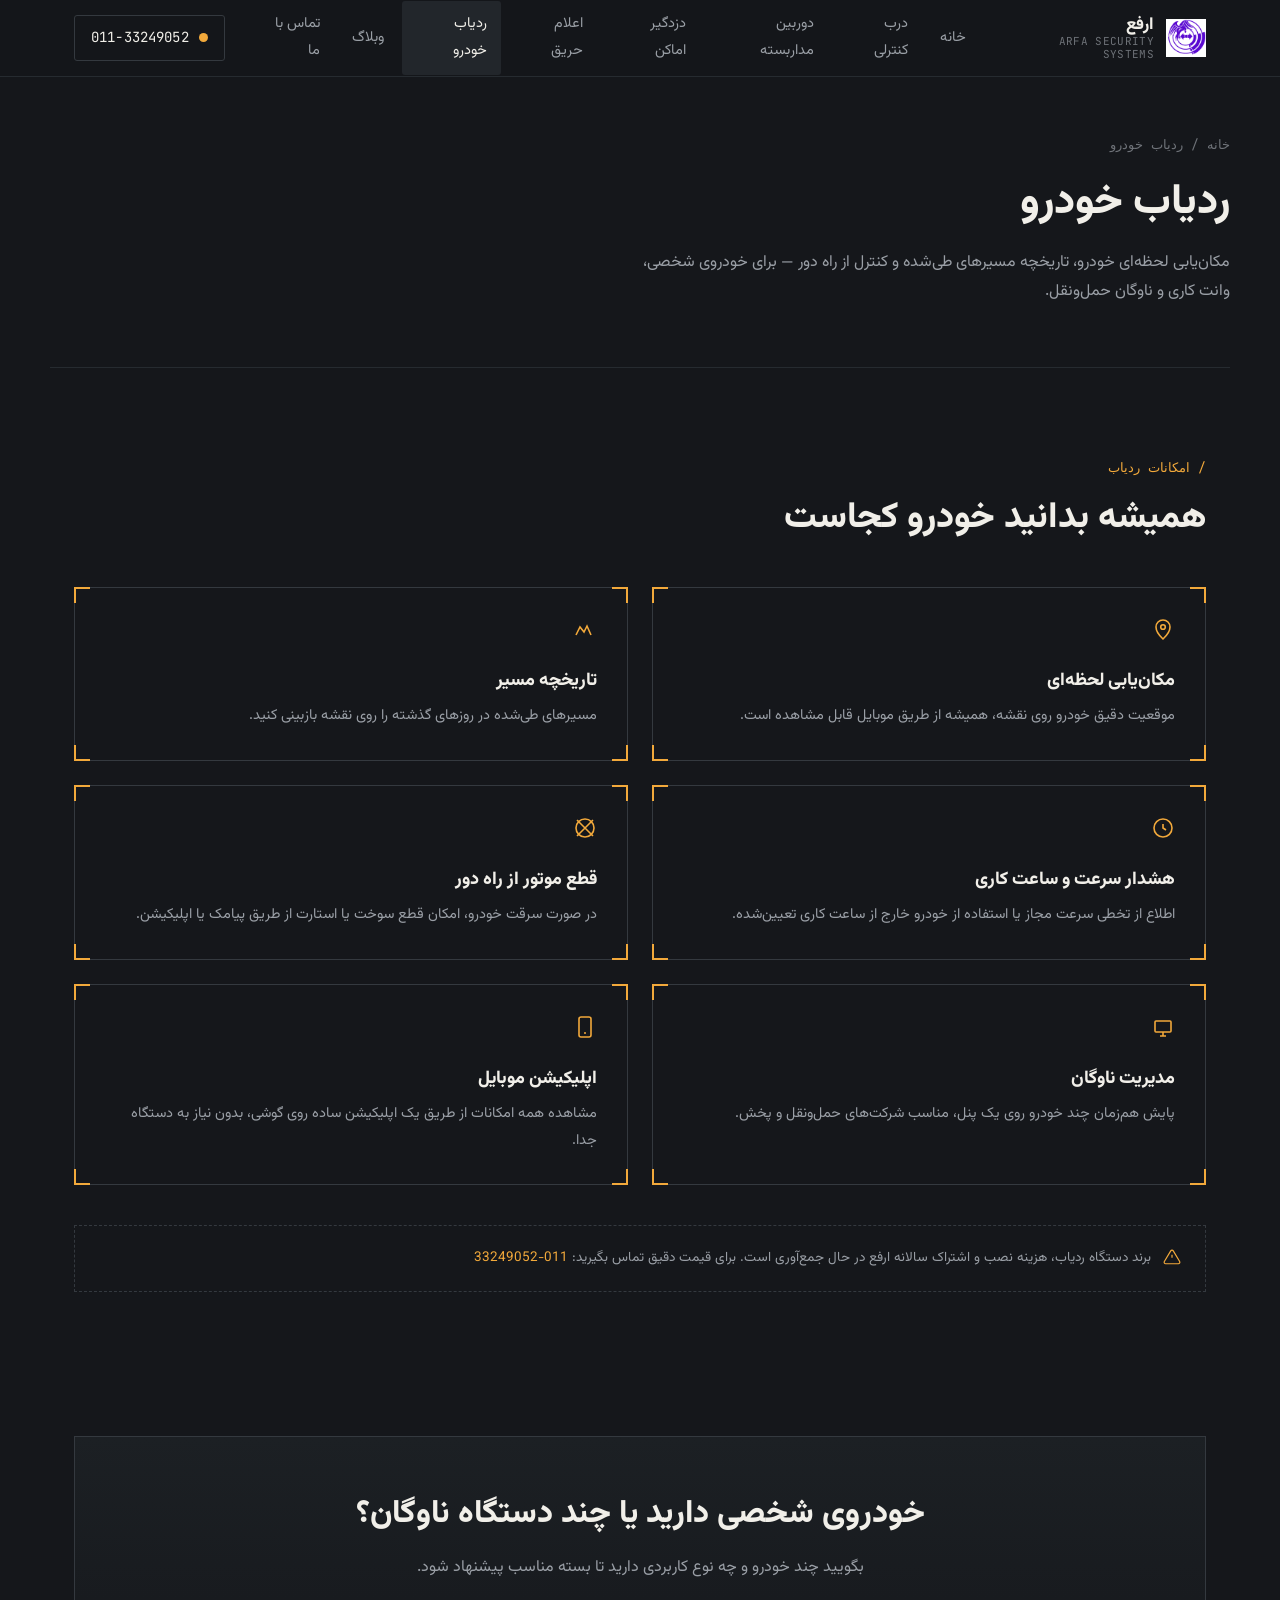
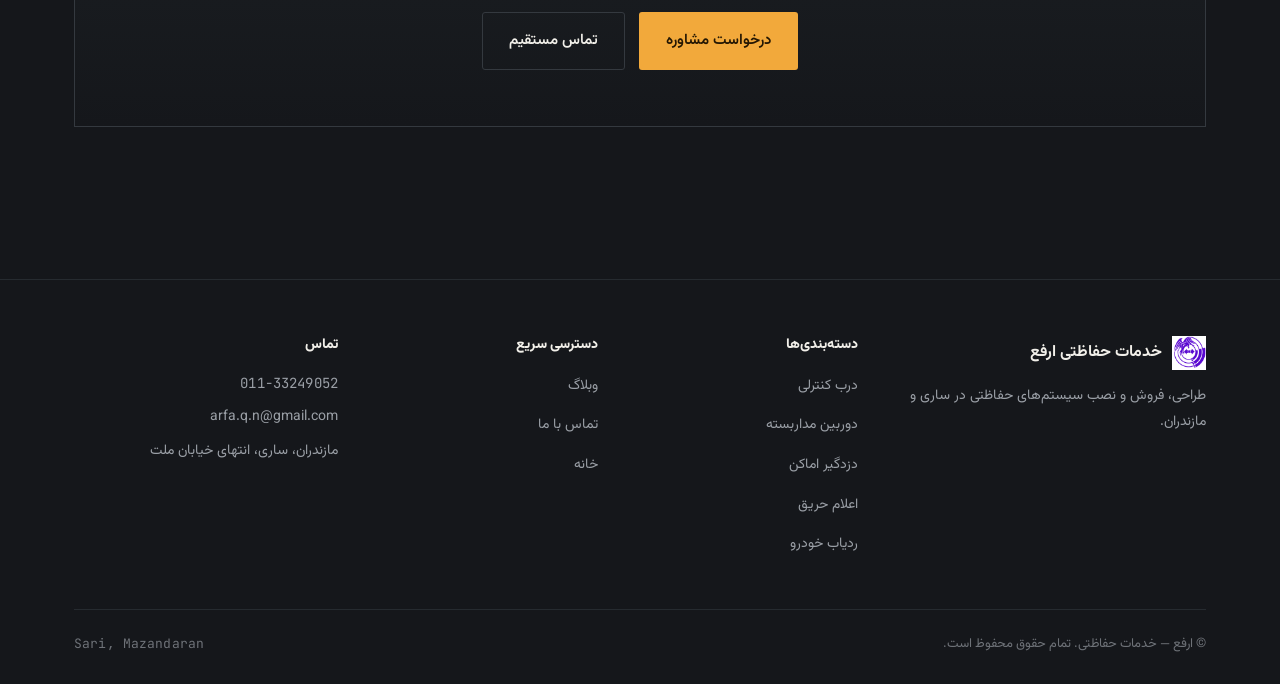
<file: tracker.html>
<!DOCTYPE html>
<html lang="fa" dir="rtl">
<head>
<meta charset="UTF-8">
<meta name="viewport" content="width=device-width, initial-scale=1.0">
<title>ردیاب خودرو | ارفع — ساری</title>
<meta name="description" content="نصب ردیاب GPS خودرو با مکان‌یابی لحظه‌ای، تاریخچه مسیر و قطع موتور از راه دور در ساری و مازندران.">
<link rel="stylesheet" href="css/style.css">
</head>
<body>

<header class="site-header">
  <div class="wrap header-row">
    <a href="index.html" class="brand-lockup">
      <img src="images/logo.jpg" alt="نشان شرکت ارفع">
      <div class="brand-name"><strong>ارفع</strong><span>ARFA SECURITY SYSTEMS</span></div>
    </a>
    <nav class="main-nav">
      <a href="index.html">خانه</a>
      <a href="doors.html">درب کنترلی</a>
      <a href="cameras.html">دوربین مداربسته</a>
      <a href="alarms.html">دزدگیر اماکن</a>
      <a href="fire.html">اعلام حریق</a>
      <a href="tracker.html" class="active">ردیاب خودرو</a>
      <a href="blog.html">وبلاگ</a>
      <a href="contact.html">تماس با ما</a>
    </nav>
    <a href="tel:01133249052" class="header-cta"><span class="beacon"></span><span class="mono">011-33249052</span></a>
    <button class="nav-toggle" aria-label="باز کردن منو"><svg viewBox="0 0 24 24" fill="none" stroke="currentColor" stroke-width="1.8"><line x1="3" y1="6" x2="21" y2="6"/><line x1="3" y1="12" x2="21" y2="12"/><line x1="3" y1="18" x2="21" y2="18"/></svg></button>
  </div>
</header>

<div class="mobile-nav">
  <div class="top">
    <img src="images/logo.jpg" alt="ارفع" style="height:36px;width:36px;">
    <button class="close-btn" aria-label="بستن منو"><svg viewBox="0 0 24 24" fill="none" stroke="currentColor" stroke-width="1.8"><line x1="6" y1="6" x2="18" y2="18"/><line x1="6" y1="18" x2="18" y2="6"/></svg></button>
  </div>
  <a href="index.html">خانه</a>
  <a href="doors.html">درب کنترلی</a>
  <a href="cameras.html">دوربین مداربسته</a>
  <a href="alarms.html">دزدگیر اماکن</a>
  <a href="fire.html">اعلام حریق</a>
  <a href="tracker.html">ردیاب خودرو</a>
  <a href="blog.html">وبلاگ</a>
  <a href="contact.html">تماس با ما</a>
</div>

<main>
  <div class="page-head wrap">
    <div class="breadcrumb"><a href="index.html">خانه</a> / ردیاب خودرو</div>
    <h1>ردیاب خودرو</h1>
    <p>مکان‌یابی لحظه‌ای خودرو، تاریخچه مسیرهای طی‌شده و کنترل از راه دور — برای خودروی شخصی، وانت کاری و ناوگان حمل‌ونقل.</p>
  </div>

  <section class="section">
    <div class="wrap">
      <div class="section-head">
        <div><div class="section-index">/ امکانات ردیاب</div><h2>همیشه بدانید خودرو کجاست</h2></div>
      </div>
      <div class="simple-grid">
        <div class="simple-card bracket">
          <span class="corner tl"></span><span class="corner tr"></span><span class="corner bl"></span><span class="corner br"></span>
          <svg viewBox="0 0 24 24" fill="none" stroke="currentColor" stroke-width="1.6"><path d="M12 21s7-6.5 7-12a7 7 0 10-14 0c0 5.5 7 12 7 12z"/><circle cx="12" cy="9" r="2.3"/></svg>
          <h3>مکان‌یابی لحظه‌ای</h3>
          <p>موقعیت دقیق خودرو روی نقشه، همیشه از طریق موبایل قابل مشاهده است.</p>
        </div>
        <div class="simple-card bracket">
          <span class="corner tl"></span><span class="corner tr"></span><span class="corner bl"></span><span class="corner br"></span>
          <svg viewBox="0 0 24 24" fill="none" stroke="currentColor" stroke-width="1.6"><path d="M3 17l4-8 4 5 3-6 4 9"/></svg>
          <h3>تاریخچه مسیر</h3>
          <p>مسیرهای طی‌شده در روزهای گذشته را روی نقشه بازبینی کنید.</p>
        </div>
        <div class="simple-card bracket">
          <span class="corner tl"></span><span class="corner tr"></span><span class="corner bl"></span><span class="corner br"></span>
          <svg viewBox="0 0 24 24" fill="none" stroke="currentColor" stroke-width="1.6"><circle cx="12" cy="12" r="9"/><path d="M12 8v4l3 2"/></svg>
          <h3>هشدار سرعت و ساعت کاری</h3>
          <p>اطلاع از تخطی سرعت مجاز یا استفاده از خودرو خارج از ساعت کاری تعیین‌شده.</p>
        </div>
        <div class="simple-card bracket">
          <span class="corner tl"></span><span class="corner tr"></span><span class="corner bl"></span><span class="corner br"></span>
          <svg viewBox="0 0 24 24" fill="none" stroke="currentColor" stroke-width="1.6"><path d="M4 4l16 16M4 20L20 4"/><circle cx="12" cy="12" r="9"/></svg>
          <h3>قطع موتور از راه دور</h3>
          <p>در صورت سرقت خودرو، امکان قطع سوخت یا استارت از طریق پیامک یا اپلیکیشن.</p>
        </div>
        <div class="simple-card bracket">
          <span class="corner tl"></span><span class="corner tr"></span><span class="corner bl"></span><span class="corner br"></span>
          <svg viewBox="0 0 24 24" fill="none" stroke="currentColor" stroke-width="1.6"><rect x="4" y="6" width="16" height="11" rx="1"/><path d="M9 21h6M12 17v4"/></svg>
          <h3>مدیریت ناوگان</h3>
          <p>پایش هم‌زمان چند خودرو روی یک پنل، مناسب شرکت‌های حمل‌ونقل و پخش.</p>
        </div>
        <div class="simple-card bracket">
          <span class="corner tl"></span><span class="corner tr"></span><span class="corner bl"></span><span class="corner br"></span>
          <svg viewBox="0 0 24 24" fill="none" stroke="currentColor" stroke-width="1.6"><rect x="6" y="2" width="12" height="20" rx="2"/><path d="M11 18h2"/></svg>
          <h3>اپلیکیشن موبایل</h3>
          <p>مشاهده همه امکانات از طریق یک اپلیکیشن ساده روی گوشی، بدون نیاز به دستگاه جدا.</p>
        </div>
      </div>

      <div class="placeholder-note">
        <svg viewBox="0 0 24 24" fill="none" stroke="currentColor" stroke-width="1.6"><path d="M12 9v4M12 17h.01M10.3 3.86L1.8 18a2 2 0 001.7 3h17a2 2 0 001.7-3L13.7 3.86a2 2 0 00-3.4 0z"/></svg>
        <span>برند دستگاه ردیاب، هزینه نصب و اشتراک سالانه ارفع در حال جمع‌آوری است. برای قیمت دقیق تماس بگیرید: <a href="tel:01133249052" style="color:var(--signal);">011-33249052</a></span>
      </div>
    </div>
  </section>

  <section class="section-tight">
    <div class="wrap">
      <div class="cta-band">
        <h2>خودروی شخصی دارید یا چند دستگاه ناوگان؟</h2>
        <p>بگویید چند خودرو و چه نوع کاربردی دارید تا بسته مناسب پیشنهاد شود.</p>
        <div class="cta-actions">
          <a href="contact.html" class="btn btn-signal">درخواست مشاوره</a>
          <a href="tel:01133249052" class="btn btn-outline">تماس مستقیم</a>
        </div>
      </div>
    </div>
  </section>
</main>

<footer class="site-footer">
  <div class="wrap">
    <div class="footer-grid">
      <div class="footer-col">
        <div class="footer-brand"><img src="images/logo.jpg" alt="ارفع"><strong>خدمات حفاظتی ارفع</strong></div>
        <p>طراحی، فروش و نصب سیستم‌های حفاظتی در ساری و مازندران.</p>
      </div>
      <div class="footer-col">
        <h4>دسته‌بندی‌ها</h4>
        <ul>
          <li><a href="doors.html">درب کنترلی</a></li>
          <li><a href="cameras.html">دوربین مداربسته</a></li>
          <li><a href="alarms.html">دزدگیر اماکن</a></li>
          <li><a href="fire.html">اعلام حریق</a></li>
          <li><a href="tracker.html">ردیاب خودرو</a></li>
        </ul>
      </div>
      <div class="footer-col">
        <h4>دسترسی سریع</h4>
        <ul>
          <li><a href="blog.html">وبلاگ</a></li>
          <li><a href="contact.html">تماس با ما</a></li>
          <li><a href="index.html">خانه</a></li>
        </ul>
      </div>
      <div class="footer-col">
        <h4>تماس</h4>
        <p class="mono" style="direction:ltr;text-align:right;">011-33249052</p>
        <p>arfa.q.n@gmail.com</p>
        <p>مازندران، ساری، انتهای خیابان ملت</p>
      </div>
    </div>
    <div class="footer-bottom">
      <span>© ارفع — خدمات حفاظتی. تمام حقوق محفوظ است.</span>
      <span class="mono">Sari, Mazandaran</span>
    </div>
  </div>
</footer>

<script src="js/main.js"></script>
</body>
</html>
</file>
<file: css/style.css>
/* ===================================================================
   ارفع — سیستم‌های حفاظتی
   طراحی: زمینه گرافیتی تیره + بنفش برند (از لوگو) + کهربایی هشدار (از چراغ گردان محصول)
   =================================================================== */

@import url('https://fonts.googleapis.com/css2?family=Vazirmatn:wght@400;500;600;700;800;900&family=JetBrains+Mono:wght@400;500;600&display=swap');

:root{
  --bg: #15171B;
  --surface: #1C2024;
  --surface-2: #22262B;
  --line: #34393F;
  --line-soft: #262B30;

  --text: #F1EFE9;
  --text-muted: #9A9FA6;
  --text-dim: #6E7278;

  --brand: #6A3DE0;
  --brand-strong: #8562F0;
  --brand-wash: rgba(106,61,224,0.14);

  --signal: #F2A93B;
  --signal-strong: #FFC066;
  --signal-wash: rgba(242,169,59,0.12);

  --radius-sm: 3px;
  --radius: 6px;

  --wrap: 1180px;

  --shadow-panel: 0 1px 0 rgba(0,0,0,0.4);
}

*,*::before,*::after{ box-sizing:border-box; }
html{ scroll-behavior:smooth; }

body{
  margin:0;
  background:var(--bg);
  color:var(--text);
  font-family:'Vazirmatn', Tahoma, sans-serif;
  font-size:16px;
  line-height:1.85;
  direction:rtl;
  -webkit-font-smoothing:antialiased;
}

img{ max-width:100%; display:block; }
a{ color:inherit; text-decoration:none; }
ul{ margin:0; padding:0; list-style:none; }
button{ font-family:inherit; }

h1,h2,h3,h4{
  font-family:'Vazirmatn', Tahoma, sans-serif;
  font-weight:800;
  line-height:1.35;
  margin:0;
  color:var(--text);
}

.mono{
  font-family:'JetBrains Mono', monospace;
  letter-spacing:0.01em;
  direction:ltr;
  unicode-bidi:isolate;
}

.wrap{
  max-width:var(--wrap);
  margin:0 auto;
  padding:0 24px;
}

.visually-hidden{
  position:absolute; width:1px; height:1px;
  overflow:hidden; clip:rect(0,0,0,0); white-space:nowrap;
}

@media (prefers-reduced-motion: reduce){
  *{ animation-duration:0.001ms !important; animation-iteration-count:1 !important; transition-duration:0.001ms !important; scroll-behavior:auto !important; }
}

/* ---------------- عنصر: چراغ سیگنال (چشمک‌زن) ---------------- */
.beacon{
  width:9px; height:9px; border-radius:50%;
  background:var(--signal);
  box-shadow:0 0 0 0 rgba(242,169,59,0.6);
  animation:beacon-pulse 2.4s ease-out infinite;
  flex-shrink:0;
}
@keyframes beacon-pulse{
  0%{ box-shadow:0 0 0 0 rgba(242,169,59,0.55); }
  70%{ box-shadow:0 0 0 9px rgba(242,169,59,0); }
  100%{ box-shadow:0 0 0 0 rgba(242,169,59,0); }
}

/* ---------------- هدر / ناوبری ---------------- */
.site-header{
  position:sticky; top:0; z-index:50;
  background:rgba(21,23,27,0.92);
  backdrop-filter:blur(8px);
  border-bottom:1px solid var(--line-soft);
}
.header-row{
  display:flex; align-items:center; justify-content:space-between;
  height:76px; gap:20px;
}
.brand-lockup{ display:flex; align-items:center; gap:12px; }
.brand-lockup img{ height:40px; width:40px; object-fit:contain; }
.brand-name{ display:flex; flex-direction:column; line-height:1.2; }
.brand-name strong{ font-size:17px; font-weight:800; }
.brand-name span{ font-size:11px; color:var(--text-dim); font-family:'JetBrains Mono',monospace; letter-spacing:0.03em; }

.main-nav{ display:flex; align-items:center; gap:4px; }
.main-nav a{
  padding:10px 14px; font-size:14.5px; color:var(--text-muted);
  border-radius:var(--radius-sm);
  transition:color .15s ease, background .15s ease;
}
.main-nav a:hover{ color:var(--text); background:var(--surface); }
.main-nav a.active{ color:var(--text); background:var(--surface-2); }

.header-cta{
  display:flex; align-items:center; gap:10px;
  font-family:'JetBrains Mono',monospace; font-size:14px;
  color:var(--text); border:1px solid var(--line);
  padding:9px 16px; border-radius:var(--radius-sm);
  white-space:nowrap;
  transition:border-color .15s ease;
}
.header-cta:hover{ border-color:var(--signal); }

.nav-toggle{
  display:none; background:none; border:1px solid var(--line);
  border-radius:var(--radius-sm); color:var(--text); width:42px; height:42px;
  align-items:center; justify-content:center; cursor:pointer;
}
.nav-toggle svg{ width:20px; height:20px; }

/* ---------------- فوتر ---------------- */
.site-footer{
  border-top:1px solid var(--line-soft);
  margin-top:96px;
  padding:56px 0 28px;
}
.footer-grid{
  display:grid; grid-template-columns:1.4fr 1fr 1fr 1.2fr; gap:40px;
  padding-bottom:40px; border-bottom:1px solid var(--line-soft);
}
.footer-col h4{ font-size:14px; color:var(--text); margin-bottom:16px; }
.footer-col p{ color:var(--text-muted); font-size:14px; margin:0 0 8px; }
.footer-col ul li{ margin-bottom:10px; }
.footer-col ul a{ color:var(--text-muted); font-size:14px; transition:color .15s; }
.footer-col ul a:hover{ color:var(--signal); }
.footer-brand{ display:flex; align-items:center; gap:10px; margin-bottom:14px; }
.footer-brand img{ height:34px; width:34px; }
.footer-brand strong{ font-size:16px; }
.footer-bottom{
  display:flex; justify-content:space-between; align-items:center;
  padding-top:22px; color:var(--text-dim); font-size:13px; flex-wrap:wrap; gap:10px;
}

/* ---------------- دکمه‌ها ---------------- */
.btn{
  display:inline-flex; align-items:center; justify-content:center; gap:8px;
  padding:14px 26px; border-radius:var(--radius-sm);
  font-size:15px; font-weight:600; cursor:pointer; border:1px solid transparent;
  transition:transform .12s ease, border-color .15s ease, background .15s ease, color .15s ease;
}
.btn:active{ transform:scale(0.98); }
.btn-signal{ background:var(--signal); color:#241703; }
.btn-signal:hover{ background:var(--signal-strong); }
.btn-outline{ border-color:var(--line); color:var(--text); }
.btn-outline:hover{ border-color:var(--text-muted); }
.btn-ghost{ color:var(--text-muted); }
.btn-ghost:hover{ color:var(--text); }
.btn-block{ width:100%; }

/* ---------------- گوشه‌های براکت (الهام از قاب‌بندی دوربین مداربسته) ---------------- */
.bracket{ position:relative; }
.bracket .corner{ position:absolute; width:16px; height:16px; pointer-events:none; }
.bracket .corner.tl{ top:-1px; left:-1px; border-top:2px solid var(--signal); border-left:2px solid var(--signal); }
.bracket .corner.tr{ top:-1px; right:-1px; border-top:2px solid var(--signal); border-right:2px solid var(--signal); }
.bracket .corner.bl{ bottom:-1px; left:-1px; border-bottom:2px solid var(--signal); border-left:2px solid var(--signal); }
.bracket .corner.br{ bottom:-1px; right:-1px; border-bottom:2px solid var(--signal); border-right:2px solid var(--signal); }

/* ---------------- برچسب بخش ---------------- */
.section{ padding:88px 0; }
.section-tight{ padding:56px 0; }
.section-head{
  display:flex; align-items:flex-end; justify-content:space-between; gap:24px;
  margin-bottom:44px; flex-wrap:wrap;
}
.section-index{
  font-family:'JetBrains Mono',monospace; color:var(--signal); font-size:13px;
  display:flex; align-items:center; gap:8px; margin-bottom:14px;
}
.section-head h2{ font-size:clamp(26px,3vw,36px); max-width:640px; }
.section-desc{ color:var(--text-muted); font-size:15.5px; max-width:420px; }

/* ---------------- هیرو ---------------- */
.hero{
  padding:64px 0 80px;
  border-bottom:1px solid var(--line-soft);
}
.hero-grid{
  display:grid; grid-template-columns:1.05fr 0.95fr; gap:56px; align-items:center;
}
.hero-eyebrow{
  display:inline-flex; align-items:center; gap:10px;
  font-family:'JetBrains Mono',monospace; font-size:13px; color:var(--text-muted);
  border:1px solid var(--line); padding:7px 14px; border-radius:20px; margin-bottom:24px;
}
.hero h1{ font-size:clamp(34px,4.4vw,54px); margin-bottom:22px; }
.hero h1 em{ font-style:normal; color:var(--signal); }
.hero-lead{ font-size:17.5px; color:var(--text-muted); max-width:480px; margin-bottom:34px; }
.hero-actions{ display:flex; gap:14px; flex-wrap:wrap; }

.hero-visual{ position:relative; }
.hero-visual .frame{
  position:relative; background:var(--surface); border:1px solid var(--line);
  padding:10px;
}
.hero-visual img{ width:100%; height:420px; object-fit:cover; }
.hero-visual .tag{
  position:absolute; bottom:26px; right:26px; left:26px;
  background:rgba(21,23,27,0.88); border:1px solid var(--line);
  padding:14px 18px; display:flex; align-items:center; gap:12px;
  font-size:13.5px; color:var(--text-muted);
}
.hero-visual .tag strong{ color:var(--text); font-weight:700; }

.stat-strip{
  display:grid; grid-template-columns:repeat(4,1fr);
  border-top:1px solid var(--line-soft); margin-top:56px; padding-top:36px;
}
.stat{ border-right:1px solid var(--line-soft); padding-right:24px; }
.stat:first-child{ }
.stat:last-child{ border-right:none; padding-right:0; }
.stat b{
  display:block; font-family:'JetBrains Mono',monospace; font-size:30px;
  color:var(--text); font-weight:600; margin-bottom:6px;
}
.stat span{ font-size:13.5px; color:var(--text-muted); }

/* ---------------- شبکه خدمات (کاتالوگ) ---------------- */
.catalog-grid{
  display:grid; grid-template-columns:repeat(3,1fr); gap:1px;
  background:var(--line-soft); border:1px solid var(--line-soft);
}
.catalog-card{
  background:var(--bg); padding:32px 28px; position:relative;
  transition:background .18s ease;
}
.catalog-card:hover{ background:var(--surface); }
.catalog-card .code{
  font-family:'JetBrains Mono',monospace; font-size:12.5px; color:var(--signal); margin-bottom:20px; display:block;
}
.catalog-card h3{ font-size:19px; margin-bottom:10px; }
.catalog-card p{ color:var(--text-muted); font-size:14.5px; margin:0 0 18px; }
.catalog-card .more{ font-size:13.5px; color:var(--text); display:inline-flex; align-items:center; gap:6px; }
.catalog-card svg{ width:26px; height:26px; color:var(--signal); margin-bottom:20px; }

/* ---------------- محصول ویژه ---------------- */
.feature-product{
  display:grid; grid-template-columns:1fr 1fr; gap:64px; align-items:center;
}
.feature-product .media{ background:var(--surface); border:1px solid var(--line); padding:24px; }
.feature-product .media img{ width:100%; height:340px; object-fit:contain; }
.spec-table{ width:100%; border-collapse:collapse; margin:26px 0; }
.spec-table tr{ border-bottom:1px solid var(--line-soft); }
.spec-table tr:last-child{ border-bottom:none; }
.spec-table td{ padding:12px 0; font-size:14.5px; }
.spec-table td:first-child{ color:var(--text-muted); width:46%; }
.spec-table td:last-child{ font-family:'JetBrains Mono',monospace; color:var(--text); text-align:left; direction:ltr; }

/* ---------------- چرا ارفع ---------------- */
.reason-list{ display:grid; grid-template-columns:1fr 1fr; gap:1px; background:var(--line-soft); border:1px solid var(--line-soft); }
.reason-item{ background:var(--bg); padding:26px 28px; display:flex; gap:18px; }
.reason-item svg{ width:22px; height:22px; color:var(--signal); flex-shrink:0; margin-top:2px; }
.reason-item h4{ font-size:16px; margin-bottom:6px; }
.reason-item p{ font-size:14px; color:var(--text-muted); margin:0; }

/* ---------------- کارت مقاله وبلاگ ---------------- */
.post-grid{ display:grid; grid-template-columns:repeat(3,1fr); gap:28px; }
.post-card{ border:1px solid var(--line); }
.post-card .thumb{
  height:170px; background:var(--surface-2);
  display:flex; align-items:center; justify-content:center; border-bottom:1px solid var(--line);
}
.post-card .thumb svg{ width:34px; height:34px; color:var(--text-dim); }
.post-card .body{ padding:22px; }
.post-card .meta{ font-family:'JetBrains Mono',monospace; font-size:12px; color:var(--signal); margin-bottom:12px; }
.post-card h3{ font-size:17px; margin-bottom:10px; }
.post-card p{ font-size:14px; color:var(--text-muted); margin:0; }

/* ---------------- بنر تماس ---------------- */
.cta-band{
  border:1px solid var(--line); padding:56px; text-align:center;
  background:linear-gradient(180deg, var(--surface) 0%, var(--bg) 100%);
}
.cta-band h2{ font-size:clamp(24px,3vw,32px); margin-bottom:14px; }
.cta-band p{ color:var(--text-muted); margin-bottom:30px; }
.cta-actions{ display:flex; gap:14px; justify-content:center; flex-wrap:wrap; }

/* ---------------- صفحه داخلی: هیدر عنوان ---------------- */
.page-head{ padding:56px 0 44px; border-bottom:1px solid var(--line-soft); }
.breadcrumb{ font-family:'JetBrains Mono',monospace; font-size:13px; color:var(--text-dim); margin-bottom:18px; }
.breadcrumb a:hover{ color:var(--signal); }
.page-head h1{ font-size:clamp(28px,3.6vw,42px); margin-bottom:16px; }
.page-head p{ color:var(--text-muted); font-size:16px; max-width:600px; }

/* ---------------- ناوبری زیرمنو دسته‌بندی ---------------- */
.subcat-nav{ display:flex; gap:10px; flex-wrap:wrap; margin-top:28px; }
.subcat-nav a{
  font-size:13.5px; padding:9px 16px; border:1px solid var(--line);
  color:var(--text-muted); border-radius:20px; transition:all .15s;
}
.subcat-nav a:hover, .subcat-nav a.active{ color:var(--text); border-color:var(--signal); }

/* ---------------- بلوک محصول (صفحه دسته) ---------------- */
.product-block{
  display:grid; grid-template-columns:0.85fr 1.15fr; gap:48px; align-items:start;
  padding:48px 0; border-bottom:1px solid var(--line-soft);
}
.product-block:last-child{ border-bottom:none; }
.product-block .media{ background:var(--surface); border:1px solid var(--line); padding:18px; position:sticky; top:100px; }
.product-block .media img{ width:100%; height:280px; object-fit:contain; }
.product-block .label{ font-family:'JetBrains Mono',monospace; font-size:12.5px; color:var(--signal); margin-bottom:12px; display:block; }
.product-block h3{ font-size:22px; margin-bottom:14px; }
.product-block .desc{ color:var(--text-muted); font-size:15px; margin-bottom:20px; }
.variant-grid{ display:grid; grid-template-columns:1fr 1fr; gap:16px; margin-bottom:8px; }
.variant-card{ border:1px solid var(--line); padding:18px; }
.variant-card .name{ font-weight:700; font-size:15px; margin-bottom:10px; display:flex; justify-content:space-between; align-items:center; }
.variant-card .name .tag{ font-family:'JetBrains Mono',monospace; font-size:11.5px; color:var(--signal); border:1px solid var(--signal); padding:2px 8px; border-radius:12px; }
.variant-card ul{ font-size:13.5px; color:var(--text-muted); }
.variant-card ul li{ padding-right:14px; position:relative; margin-bottom:6px; }
.variant-card ul li::before{ content:'—'; position:absolute; right:0; color:var(--text-dim); }
.price-note{
  display:flex; align-items:center; justify-content:space-between; gap:16px;
  border:1px dashed var(--line); padding:16px 20px; margin-top:20px; font-size:14px; flex-wrap:wrap;
}
.price-note b{ font-family:'JetBrains Mono',monospace; color:var(--signal-strong); font-size:16px; }

/* ---------------- شبکه ساده کارت (خدمات عمومی) ---------------- */
.simple-grid{ display:grid; grid-template-columns:repeat(2,1fr); gap:24px; }
.simple-card{ border:1px solid var(--line); padding:30px; position:relative; }
.simple-card h3{ font-size:18px; margin:16px 0 10px; }
.simple-card p{ color:var(--text-muted); font-size:14.5px; margin:0; }
.simple-card svg{ width:24px; height:24px; color:var(--signal); }

.placeholder-note{
  border:1px dashed var(--line); padding:20px 24px; color:var(--text-muted);
  font-size:13.5px; display:flex; gap:12px; align-items:flex-start; margin-top:40px;
}
.placeholder-note svg{ width:18px; height:18px; color:var(--signal); flex-shrink:0; margin-top:2px; }

/* ---------------- فرم تماس ---------------- */
.contact-grid{ display:grid; grid-template-columns:1fr 1fr; gap:56px; align-items:start; }
.field{ margin-bottom:20px; }
.field label{ display:block; font-size:13.5px; color:var(--text-muted); margin-bottom:8px; }
.field input, .field textarea, .field select{
  width:100%; background:var(--surface); border:1px solid var(--line); color:var(--text);
  padding:13px 16px; border-radius:var(--radius-sm); font-family:inherit; font-size:14.5px;
}
.field input:focus, .field textarea:focus, .field select:focus{ outline:none; border-color:var(--signal); }
.field textarea{ min-height:130px; resize:vertical; }
.form-msg{ font-size:13.5px; margin-top:14px; display:none; }
.form-msg.ok{ color:var(--signal-strong); display:block; }

.info-card{ border:1px solid var(--line); padding:28px; margin-bottom:18px; }
.info-card .row{ display:flex; align-items:center; gap:14px; padding:12px 0; border-bottom:1px solid var(--line-soft); }
.info-card .row:last-child{ border-bottom:none; }
.info-card .row svg{ width:20px; height:20px; color:var(--signal); flex-shrink:0; }
.info-card .row .t{ font-size:13px; color:var(--text-dim); }
.info-card .row .v{ font-size:14.5px; }
.map-frame{ border:1px solid var(--line); height:280px; overflow:hidden; }
.map-frame iframe{ width:100%; height:100%; border:0; filter:grayscale(0.4) invert(0.92) contrast(0.9); }

/* ---------------- ریسپانسیو ---------------- */
@media (max-width: 980px){
  .main-nav{ display:none; }
  .nav-toggle{ display:flex; }
  .hero-grid{ grid-template-columns:1fr; }
  .hero-visual{ order:-1; }
  .stat-strip{ grid-template-columns:repeat(2,1fr); row-gap:28px; }
  .stat:nth-child(2){ border-right:none; padding-right:0; }
  .catalog-grid{ grid-template-columns:1fr 1fr; }
  .feature-product{ grid-template-columns:1fr; gap:32px; }
  .reason-list{ grid-template-columns:1fr; }
  .post-grid{ grid-template-columns:1fr; }
  .footer-grid{ grid-template-columns:1fr 1fr; gap:32px; }
  .product-block{ grid-template-columns:1fr; }
  .product-block .media{ position:relative; top:auto; }
  .contact-grid{ grid-template-columns:1fr; }
  .simple-grid{ grid-template-columns:1fr; }
}
@media (max-width: 620px){
  .catalog-grid{ grid-template-columns:1fr; }
  .variant-grid{ grid-template-columns:1fr; }
  .footer-grid{ grid-template-columns:1fr; }
  .header-cta span{ display:none; }
}

/* منوی موبایل */
.mobile-nav{
  display:none; position:fixed; inset:0; z-index:60; background:var(--bg);
  padding:24px; overflow-y:auto;
}
.mobile-nav.open{ display:block; }
.mobile-nav .top{ display:flex; justify-content:space-between; align-items:center; margin-bottom:36px; }
.mobile-nav a{ display:block; padding:16px 4px; font-size:19px; border-bottom:1px solid var(--line-soft); }
.mobile-nav .close-btn{ background:none; border:1px solid var(--line); border-radius:var(--radius-sm); width:42px; height:42px; color:var(--text); display:flex; align-items:center; justify-content:center; }
</file>
